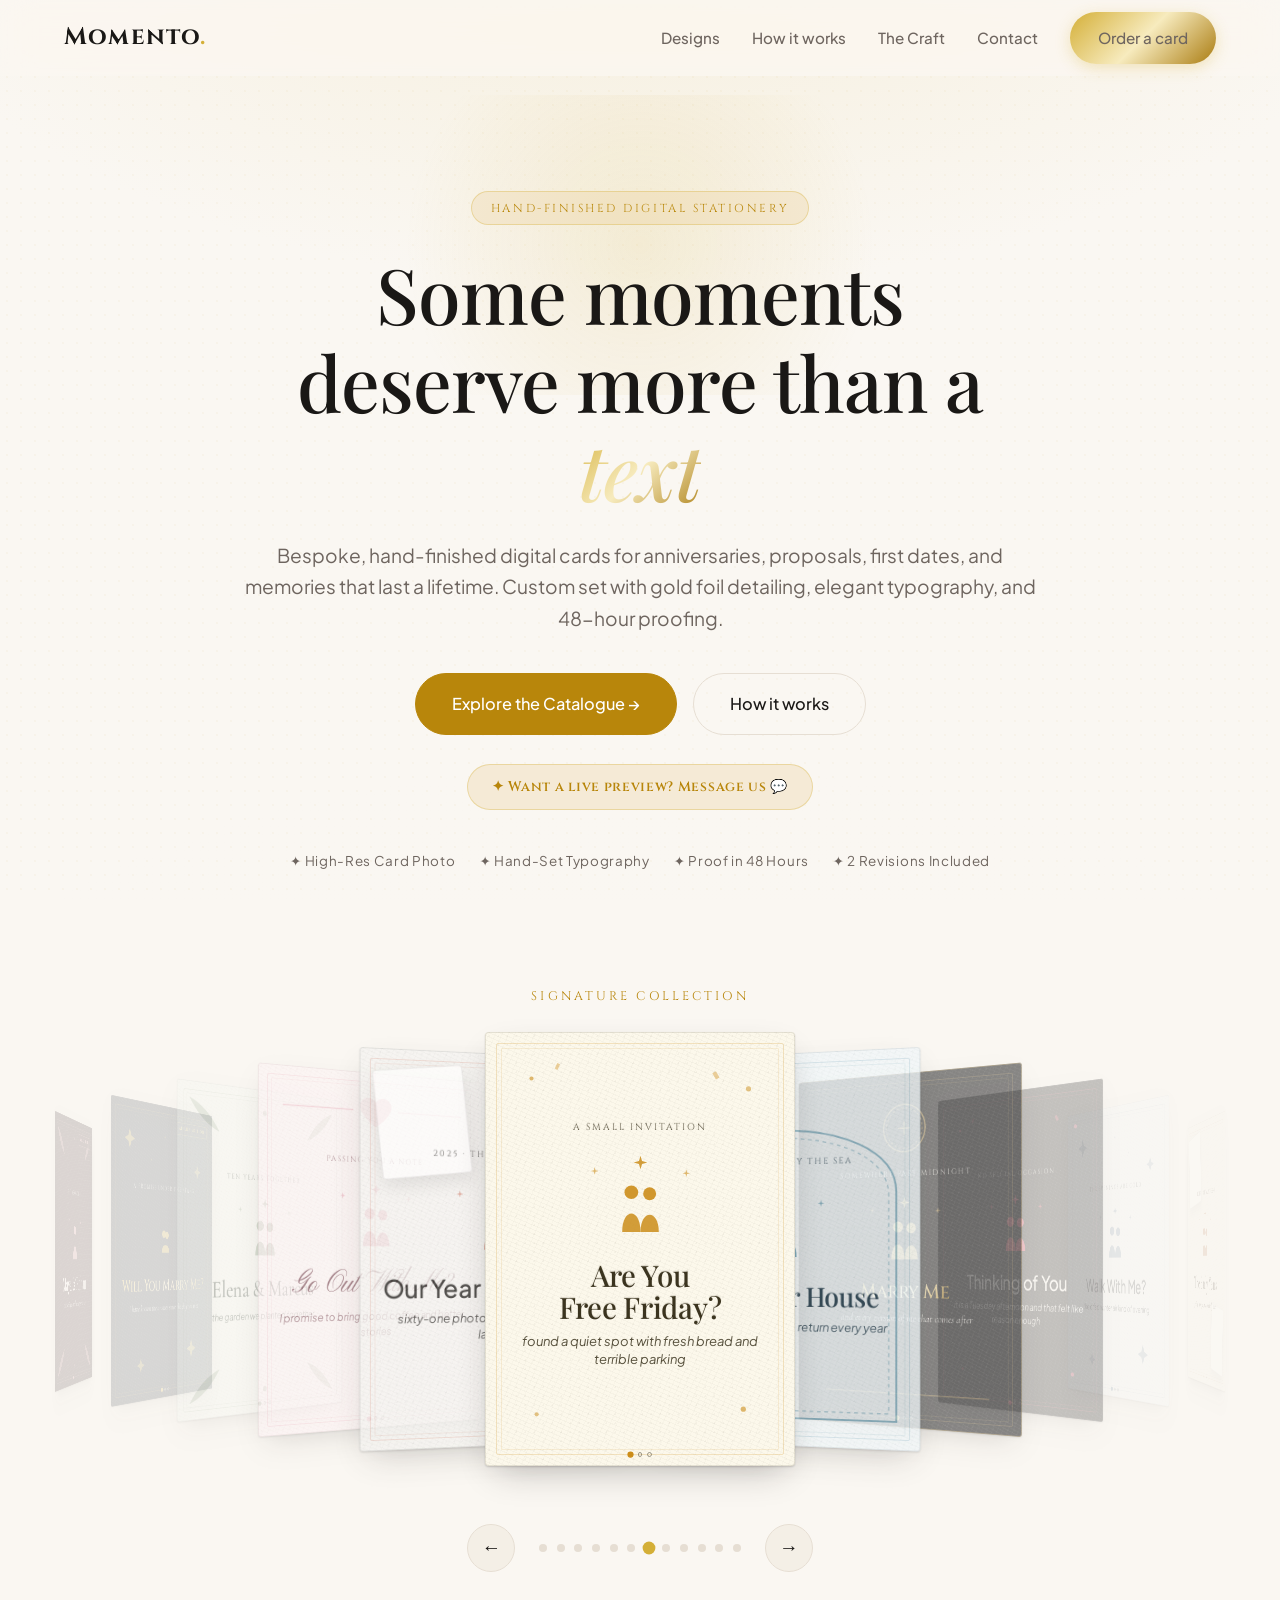
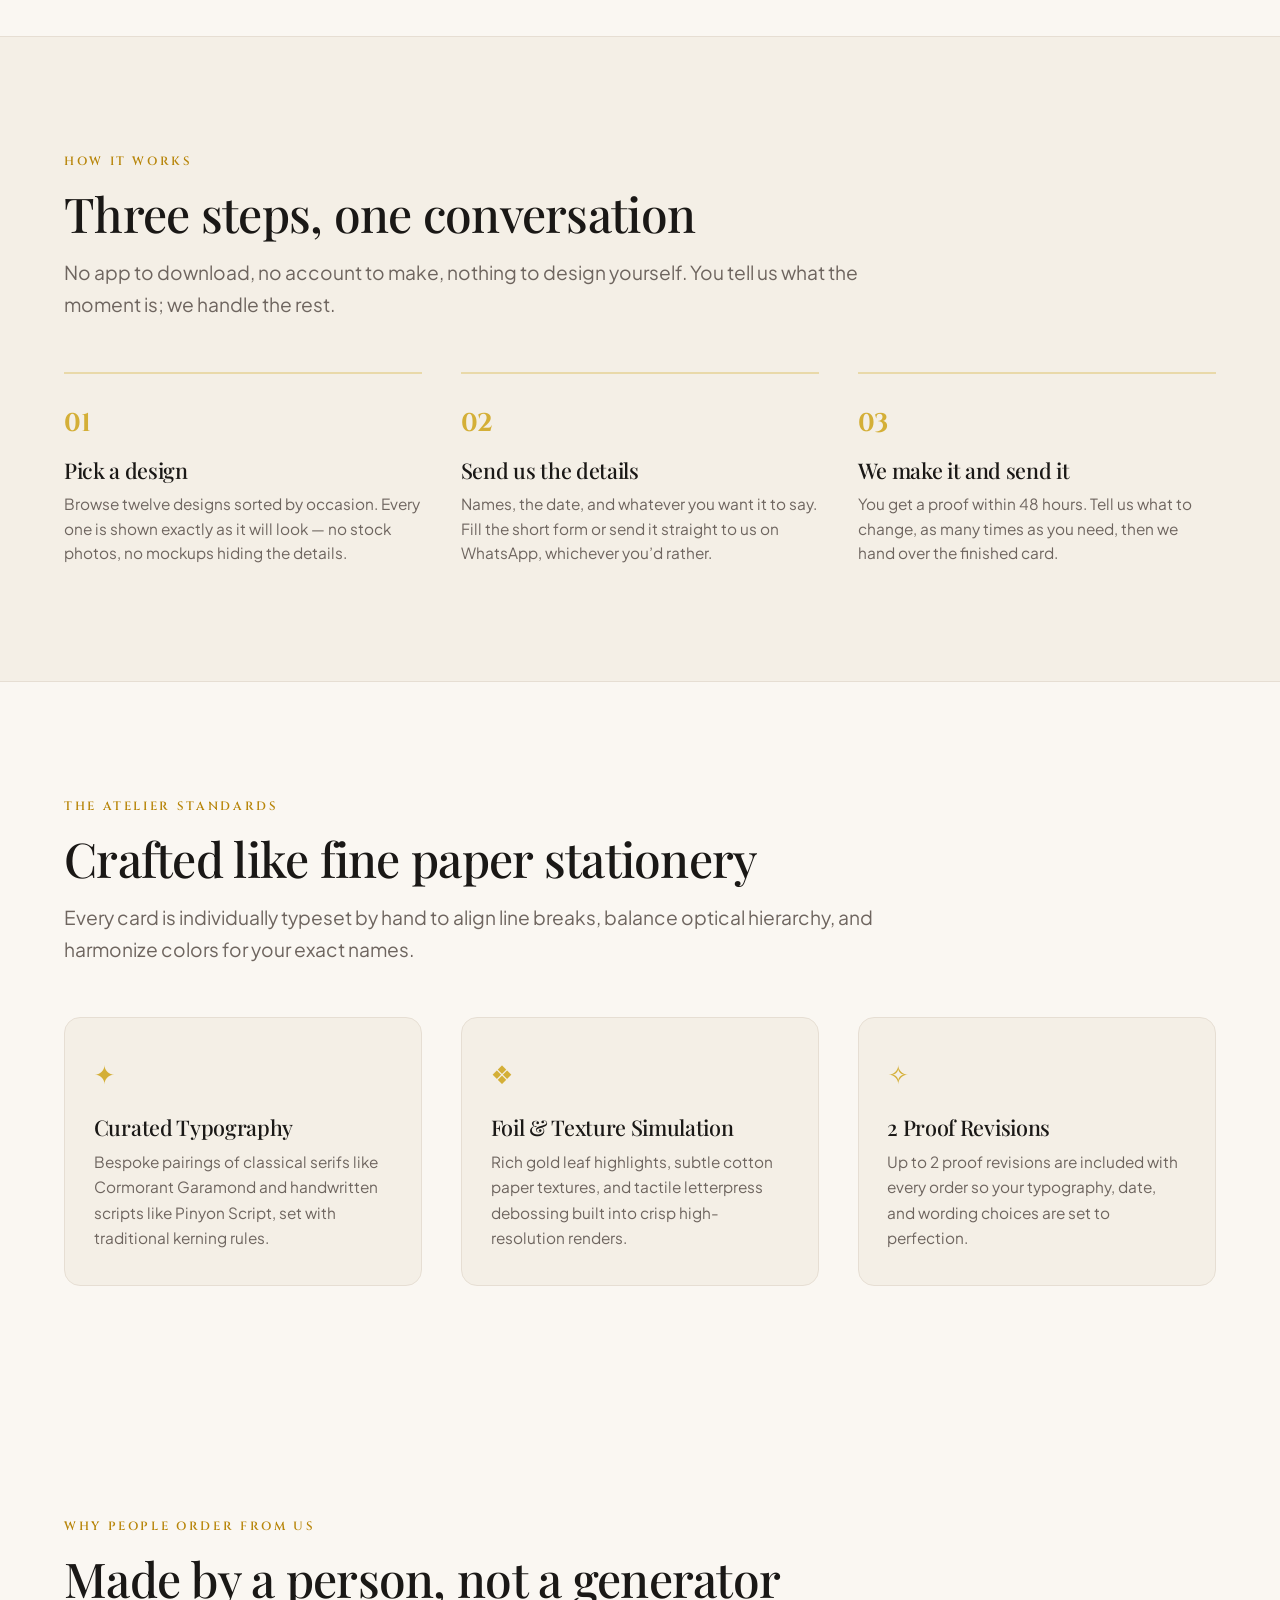
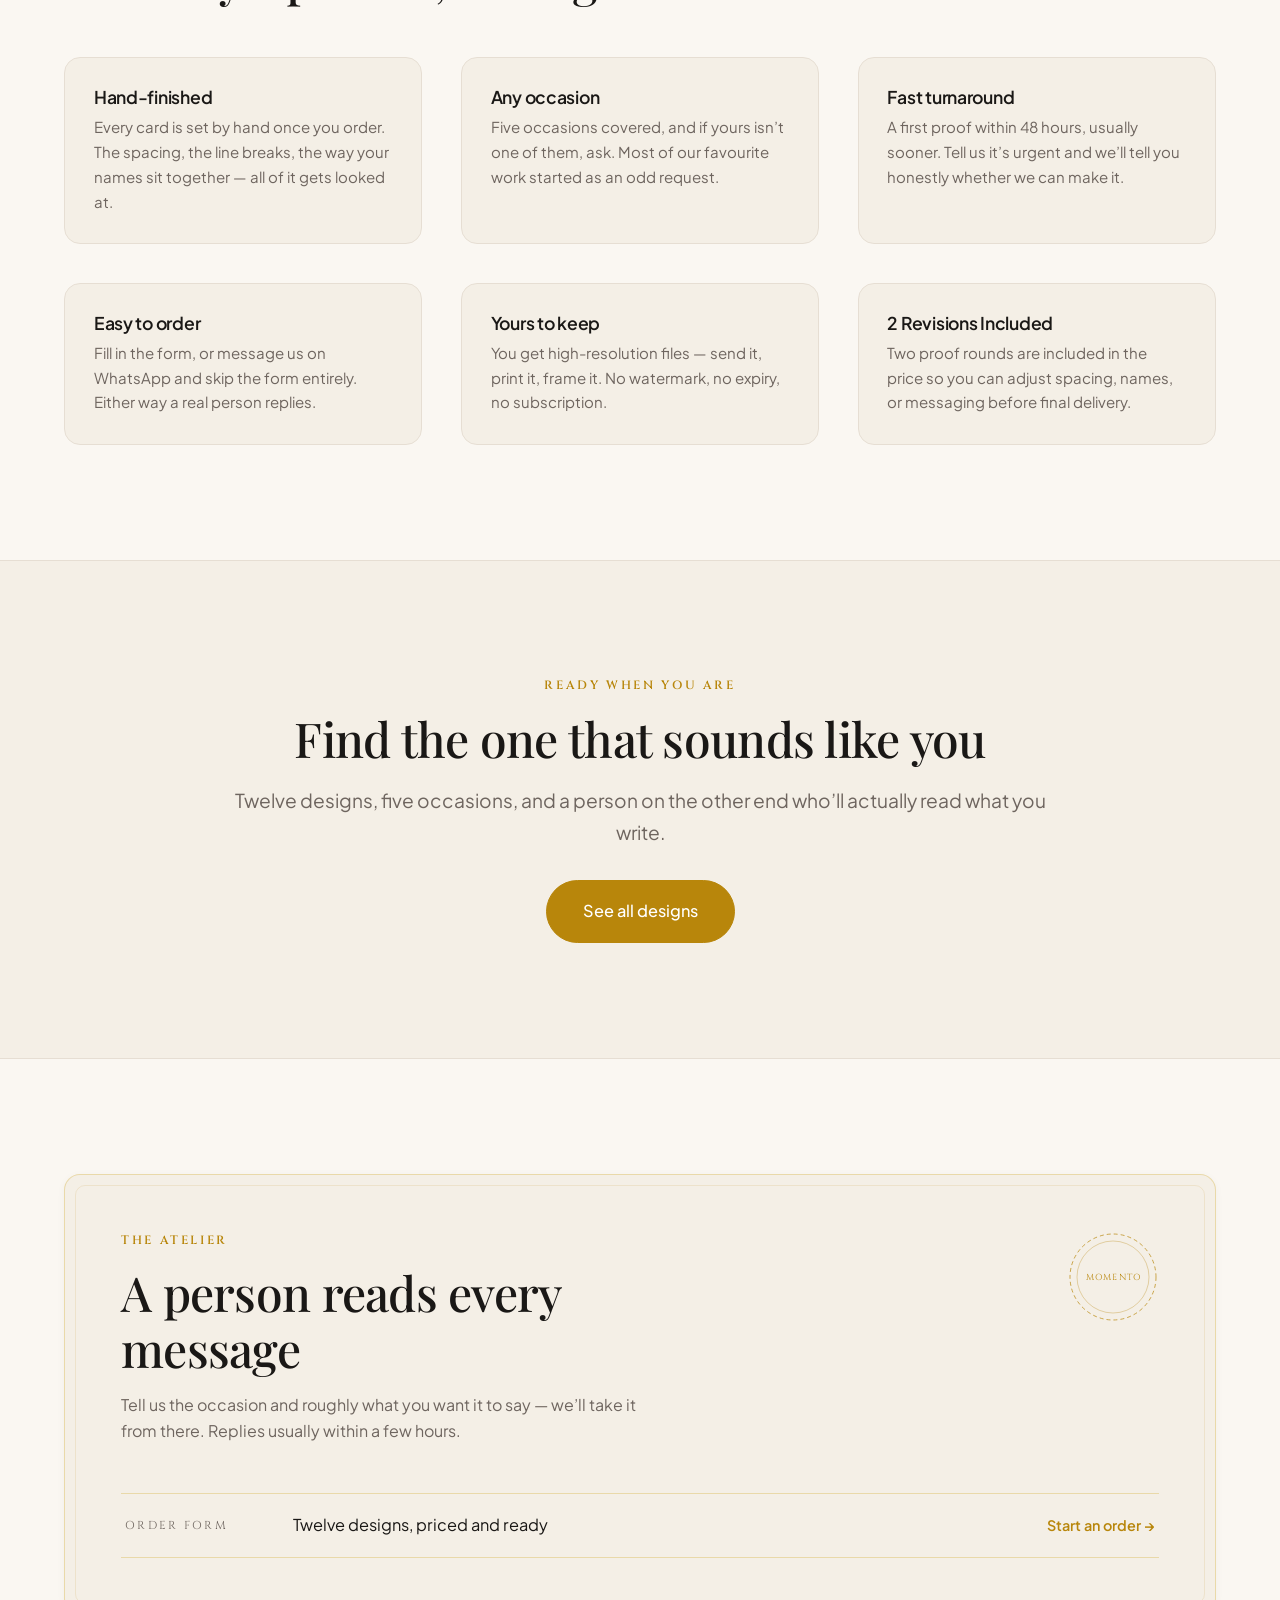
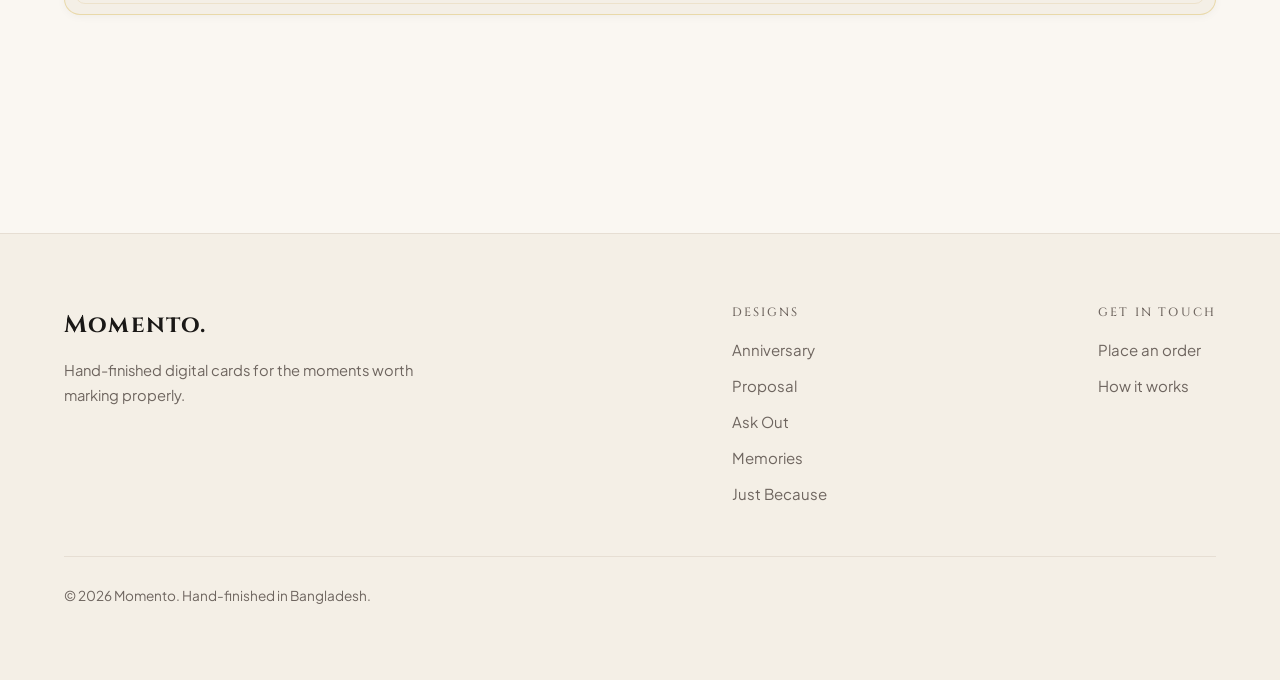
<file: index.html>
<!doctype html>
<html lang="en">
<head>
<meta charset="utf-8">
<meta name="viewport" content="width=device-width, initial-scale=1">
<title>Momento — cards for the moments that deserve more than a text</title>
<link rel="icon" href="data:image/svg+xml,<svg xmlns=%22http://www.w3.org/2000/svg%22 viewBox=%220 0 32 32%22><text y=%2224%22 font-size=%2224%22 font-family=%22Georgia,serif%22>M</text></svg>">
<meta name="description" content="A small studio making hand-finished digital cards for anniversaries, proposals, first dates and everything in between. Pick a design, tell us the details, we make it.">
<link rel="preconnect" href="https://fonts.googleapis.com">
<link rel="preconnect" href="https://fonts.gstatic.com" crossorigin>
<link href="https://fonts.googleapis.com/css2?family=Caveat:wght@500;600;700&family=Cinzel:wght@400;600;700&family=Cormorant+Garamond:ital,wght@0,400;0,600;1,400;1,600&family=DM+Serif+Display&family=Great+Vibes&family=Outfit:wght@300;400;500;600;700&family=Pinyon+Script&family=Playfair+Display:ital,wght@0,400;0,600;1,400;1,600&family=Plus+Jakarta+Sans:wght@300;400;500;600;700&display=swap" rel="stylesheet">
<link rel="stylesheet" href="styles.css">
</head>
<body>

<header class="nav">
  <div class="wrap nav-inner">
    <a class="brand" href="index.html">Momento<span class="brand-dot">.</span></a>
    <ul class="nav-links">
      <li><a href="gallery.html">Designs</a></li>
      <li><a href="#how">How it works</a></li>
      <li><a href="#craft">The Craft</a></li>
      <li><a href="#contact">Contact</a></li>
      <li><a class="btn btn-luxury" href="order.html">Order a card</a></li>
    </ul>
    <button class="nav-toggle" type="button" aria-label="Menu"></button>
  </div>
</header>

<main>

  <section class="hero wrap">
    <div class="hero-glow"></div>
    <div class="hero-badge">Hand-finished Digital Stationery</div>
    <h1>Some moments deserve more than a <em>text</em></h1>
    <p class="lede">Bespoke, hand-finished digital cards for anniversaries, proposals, first dates, and memories that last a lifetime. Custom set with gold foil detailing, elegant typography, and 48-hour proofing.</p>
    <div class="hero-actions">
      <a class="btn btn-accent btn-lg" href="gallery.html">Explore the Catalogue &rarr;</a>
      <a class="btn btn-ghost btn-lg" href="#how">How it works</a>
    </div>
    <div class="hero-live-notice">
      <a href="#live-preview" class="btn-live-contact">✦ Want a live preview? Message us 💬</a>
    </div>
    <div class="hero-trust">
      <span>✦ High-Res Card Photo</span>
      <span>✦ Hand-Set Typography</span>
      <span>✦ Proof in 48 Hours</span>
      <span>✦ 2 Revisions Included</span>
    </div>
  </section>

  <section class="coverflow wrap" aria-label="Featured designs">
    <div class="section-tag-center">Signature Collection</div>
    <div class="coverflow-track"></div>
    <div class="coverflow-nav">
      <button class="coverflow-prev" type="button" aria-label="Previous design">&larr;</button>
      <div class="coverflow-dots"></div>
      <button class="coverflow-next" type="button" aria-label="Next design">&rarr;</button>
    </div>
  </section>

  <section class="section band" id="how">
    <div class="wrap">
      <div class="section-head" data-reveal>
        <p class="eyebrow">How it works</p>
        <h2>Three steps, one conversation</h2>
        <p class="lede">No app to download, no account to make, nothing to design yourself. You tell us what the moment is; we handle the rest.</p>
      </div>
      <div class="steps" data-reveal>
        <div class="step">
          <h3>Pick a design</h3>
          <p>Browse twelve designs sorted by occasion. Every one is shown exactly as it will look &mdash; no stock photos, no mockups hiding the details.</p>
        </div>
        <div class="step">
          <h3>Send us the details</h3>
          <p>Names, the date, and whatever you want it to say. Fill the short form or send it straight to us on WhatsApp, whichever you&rsquo;d rather.</p>
        </div>
        <div class="step">
          <h3>We make it and send it</h3>
          <p>You get a proof within 48 hours. Tell us what to change, as many times as you need, then we hand over the finished card.</p>
        </div>
      </div>
    </div>
  </section>

  <section class="section wrap" id="craft">
    <div class="section-head" data-reveal>
      <p class="eyebrow">The Atelier Standards</p>
      <h2>Crafted like fine paper stationery</h2>
      <p class="lede">Every card is individually typeset by hand to align line breaks, balance optical hierarchy, and harmonize colors for your exact names.</p>
    </div>
    <div class="craft-grid" data-reveal>
      <div class="craft-card">
        <div class="craft-icon">✦</div>
        <h3>Curated Typography</h3>
        <p>Bespoke pairings of classical serifs like Cormorant Garamond and handwritten scripts like Pinyon Script, set with traditional kerning rules.</p>
      </div>
      <div class="craft-card">
        <div class="craft-icon">❖</div>
        <h3>Foil & Texture Simulation</h3>
        <p>Rich gold leaf highlights, subtle cotton paper textures, and tactile letterpress debossing built into crisp high-resolution renders.</p>
      </div>
      <div class="craft-card">
        <div class="craft-icon">✧</div>
        <h3>2 Proof Revisions</h3>
        <p>Up to 2 proof revisions are included with every order so your typography, date, and wording choices are set to perfection.</p>
      </div>
    </div>
  </section>

  <section class="section wrap">
    <div class="section-head" data-reveal>
      <p class="eyebrow">Why people order from us</p>
      <h2>Made by a person, not a generator</h2>
    </div>
    <div class="features" data-reveal>
      <div class="feature">
        <h3>Hand-finished</h3>
        <p>Every card is set by hand once you order. The spacing, the line breaks, the way your names sit together &mdash; all of it gets looked at.</p>
      </div>
      <div class="feature">
        <h3>Any occasion</h3>
        <p>Five occasions covered, and if yours isn&rsquo;t one of them, ask. Most of our favourite work started as an odd request.</p>
      </div>
      <div class="feature">
        <h3>Fast turnaround</h3>
        <p>A first proof within 48 hours, usually sooner. Tell us it&rsquo;s urgent and we&rsquo;ll tell you honestly whether we can make it.</p>
      </div>
      <div class="feature">
        <h3>Easy to order</h3>
        <p>Fill in the form, or message us on WhatsApp and skip the form entirely. Either way a real person replies.</p>
      </div>
      <div class="feature">
        <h3>Yours to keep</h3>
        <p>You get high-resolution files &mdash; send it, print it, frame it. No watermark, no expiry, no subscription.</p>
      </div>
      <div class="feature">
        <h3>2 Revisions Included</h3>
        <p>Two proof rounds are included in the price so you can adjust spacing, names, or messaging before final delivery.</p>
      </div>
    </div>
  </section>

  <section class="section band">
    <div class="wrap cta" data-reveal>
      <p class="eyebrow">Ready when you are</p>
      <h2>Find the one that sounds like you</h2>
      <p class="lede">Twelve designs, five occasions, and a person on the other end who&rsquo;ll actually read what you write.</p>
      <div class="hero-actions">
        <a class="btn btn-accent btn-lg" href="gallery.html">See all designs</a>
      </div>
    </div>
  </section>

  <section class="section wrap" id="contact">
    <div class="contact-plate" data-reveal>

      <div class="contact-head">
        <div>
          <p class="eyebrow">The Atelier</p>
          <h2>A person reads every message</h2>
          <p class="contact-reply">Tell us the occasion and roughly what you want it to say &mdash; we&rsquo;ll take it from there. Replies <span data-reply-window>usually within a few hours</span>.</p>
        </div>
        <div class="contact-seal">
          <svg viewBox="0 0 92 92" fill="none" aria-hidden="true">
            <circle cx="46" cy="46" r="43" stroke="currentColor" stroke-width="1" stroke-dasharray="4 3" opacity="0.7"/>
            <circle cx="46" cy="46" r="36" stroke="currentColor" stroke-width="0.8" opacity="0.4"/>
          </svg>
          <span>Momento</span>
        </div>
      </div>

      <ul class="contact-rows">
        <li class="contact-row contact-row-primary" data-channel="whatsapp">
          <a href="#" target="_blank" rel="noopener">
            <span class="channel-label">WhatsApp</span>
            <span class="channel-value">Message us directly</span>
            <span class="channel-action">Message us on WhatsApp</span>
          </a>
        </li>
        <li class="contact-row" data-channel="email">
          <a href="#">
            <span class="channel-label">Email</span>
            <span class="channel-value"></span>
            <span class="channel-action">Write to us &rarr;</span>
          </a>
        </li>
        <li class="contact-row" data-channel="phone">
          <a href="#">
            <span class="channel-label">Phone</span>
            <span class="channel-value"></span>
            <span class="channel-action">Call us &rarr;</span>
          </a>
        </li>
        <li class="contact-row">
          <a href="order.html">
            <span class="channel-label">Order form</span>
            <span class="channel-value">Twelve designs, priced and ready</span>
            <span class="channel-action">Start an order &rarr;</span>
          </a>
        </li>
      </ul>

      <div class="contact-social" id="live-preview">
        <p class="contact-social-lede">See a card come together &mdash; <strong>DM us for a live preview</strong></p>
        <ul class="social-links">
          <li data-social="instagram">
            <a href="#" target="_blank" rel="noopener" aria-label="Momento on Instagram">
              <svg viewBox="0 0 24 24" fill="none" stroke="currentColor" stroke-width="1.5" stroke-linecap="round" stroke-linejoin="round" aria-hidden="true">
                <rect x="3" y="3" width="18" height="18" rx="5"/>
                <circle cx="12" cy="12" r="4"/>
                <circle cx="17.2" cy="6.8" r="1" fill="currentColor" stroke="none"/>
              </svg>
            </a>
          </li>
          <li data-social="facebook">
            <a href="#" target="_blank" rel="noopener" aria-label="Momento on Facebook">
              <svg viewBox="0 0 24 24" fill="none" stroke="currentColor" stroke-width="1.5" stroke-linecap="round" stroke-linejoin="round" aria-hidden="true">
                <path d="M15 4h-2.2A3.3 3.3 0 0 0 9.5 7.3V10H7.4v3h2.1v7"/>
                <path d="M14.2 13H9.5"/>
              </svg>
            </a>
          </li>
          <li data-social="tiktok">
            <a href="#" target="_blank" rel="noopener" aria-label="Momento on TikTok">
              <svg viewBox="0 0 24 24" fill="none" stroke="currentColor" stroke-width="1.5" stroke-linecap="round" stroke-linejoin="round" aria-hidden="true">
                <path d="M13.6 3.5v11.2a3.6 3.6 0 1 1-3.6-3.6"/>
                <path d="M13.6 3.5a5 5 0 0 0 5 5"/>
              </svg>
            </a>
          </li>
        </ul>
      </div>

    </div>
  </section>

</main>

<footer class="footer">
  <div class="wrap">
    <div class="footer-inner">
      <div>
        <a class="brand" href="index.html">Momento<span>.</span></a>
        <p class="footer-note">Hand-finished digital cards for the moments worth marking properly.</p>
      </div>
      <div class="footer-col">
        <h3>Designs</h3>
        <ul>
          <li><a href="gallery.html?o=anniversary">Anniversary</a></li>
          <li><a href="gallery.html?o=proposal">Proposal</a></li>
          <li><a href="gallery.html?o=date">Ask Out</a></li>
          <li><a href="gallery.html?o=memories">Memories</a></li>
          <li><a href="gallery.html?o=justbecause">Just Because</a></li>
        </ul>
      </div>
      <div class="footer-col">
        <h3>Get in touch</h3>
        <ul>
          <li><a href="order.html">Place an order</a></li>
          <li><a data-footer-email href="#"></a></li>
          <li><a href="#how">How it works</a></li>
        </ul>
      </div>
    </div>
    <p class="footer-base">&copy; 2026 Momento. Hand-finished in Bangladesh.</p>
  </div>
</footer>

<script src="app.js"></script>
</body>
</html>
</file>
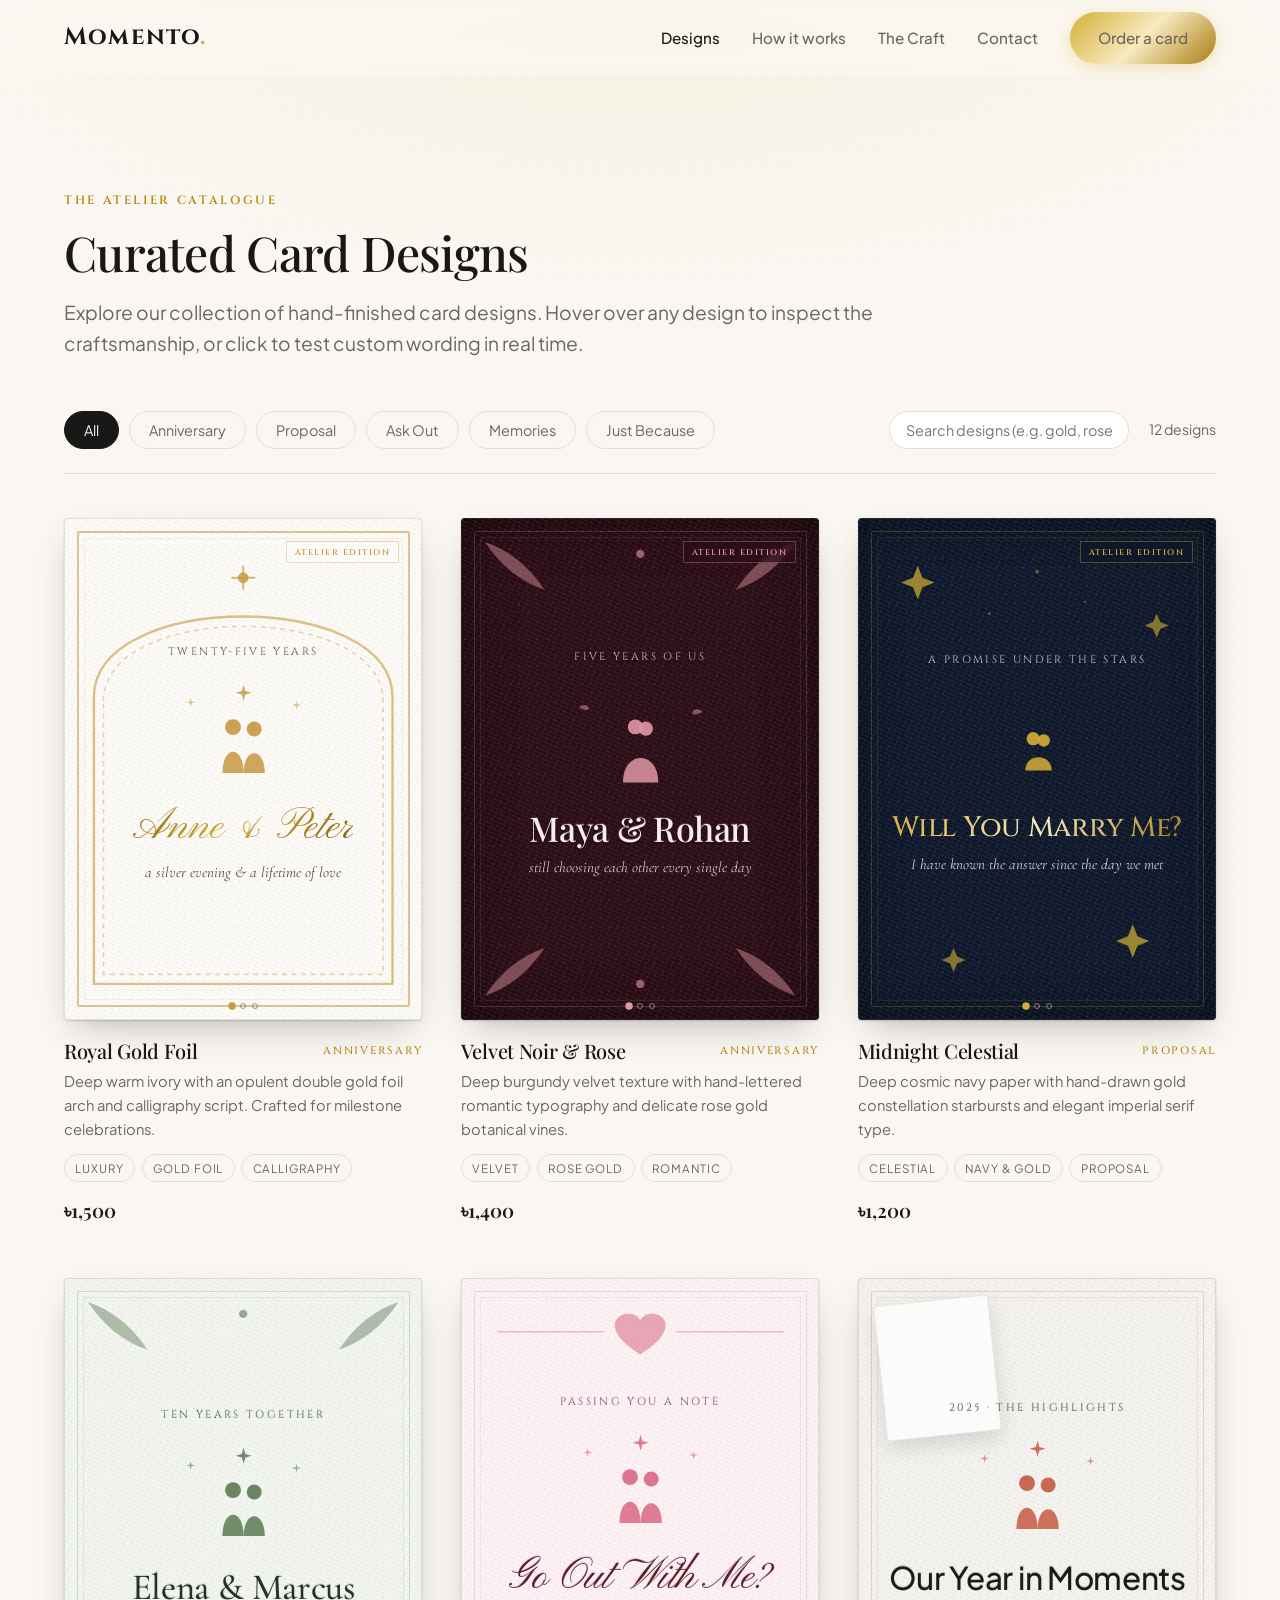
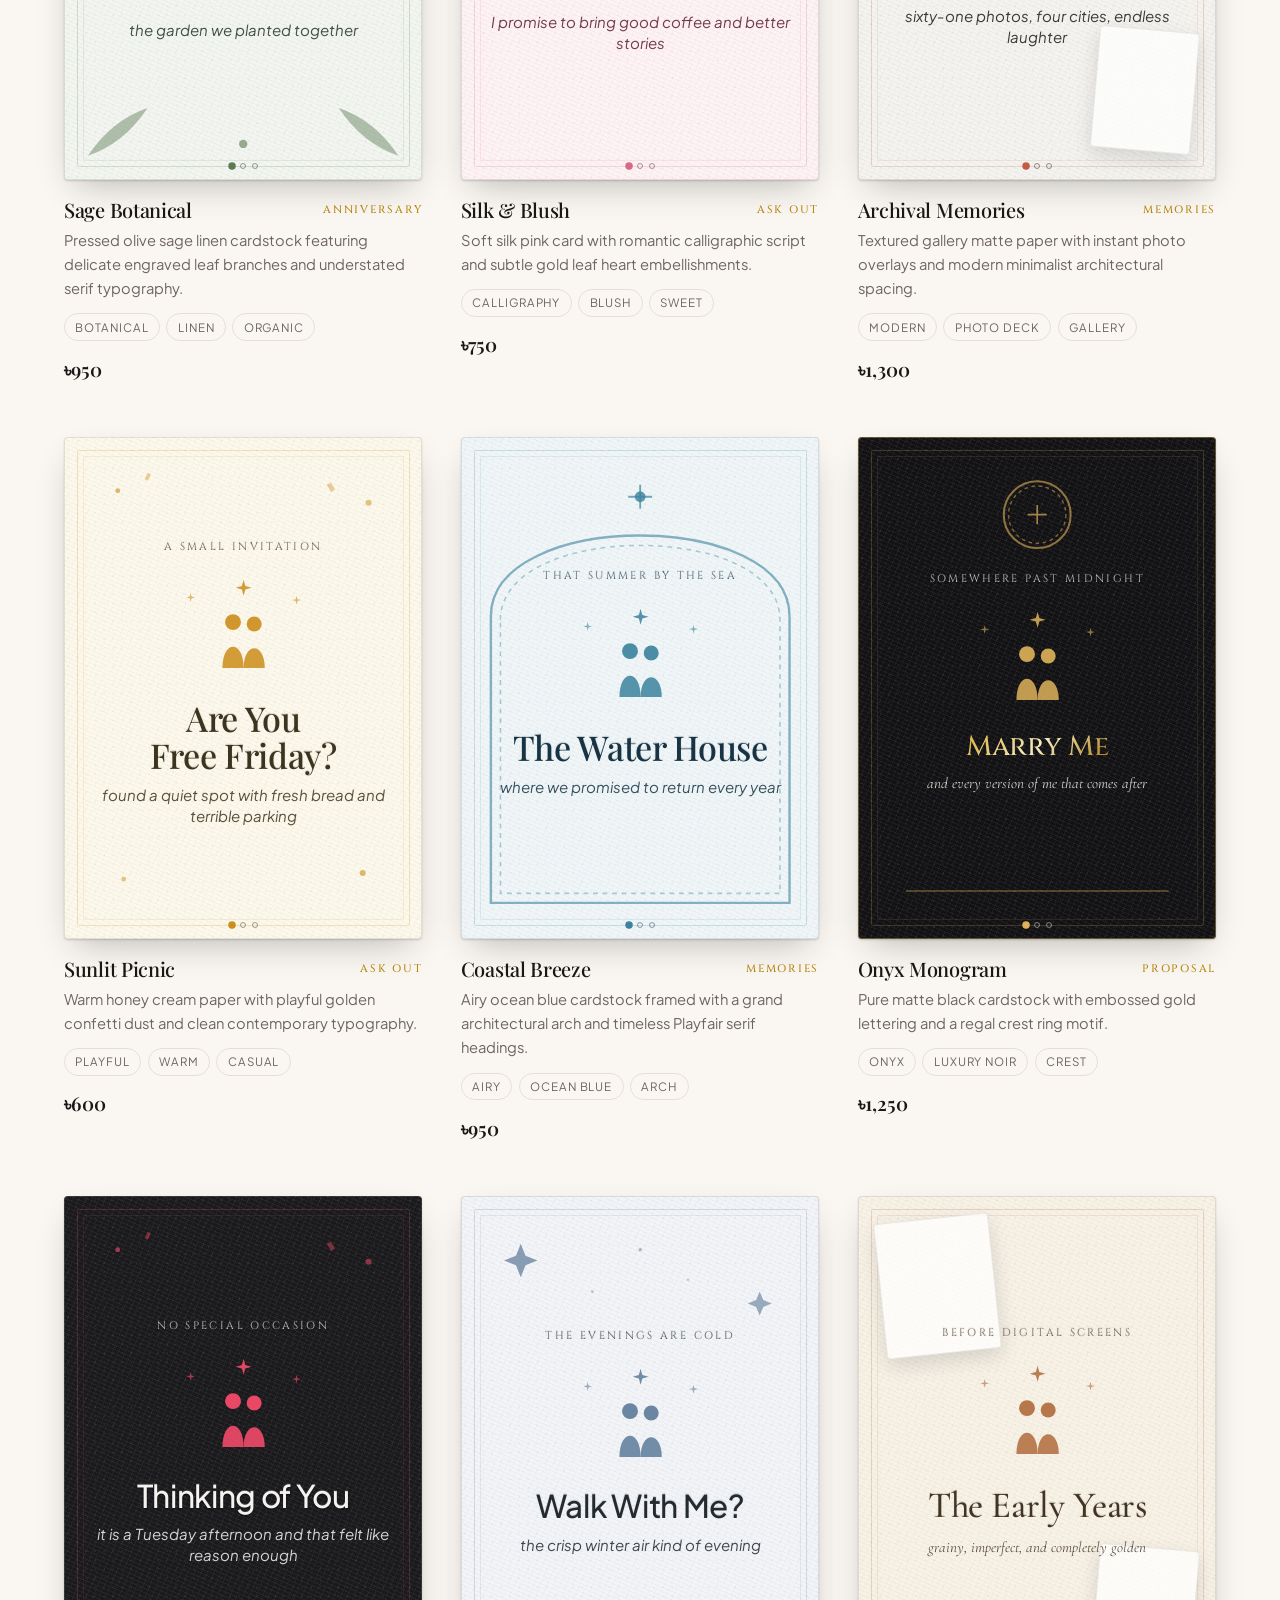
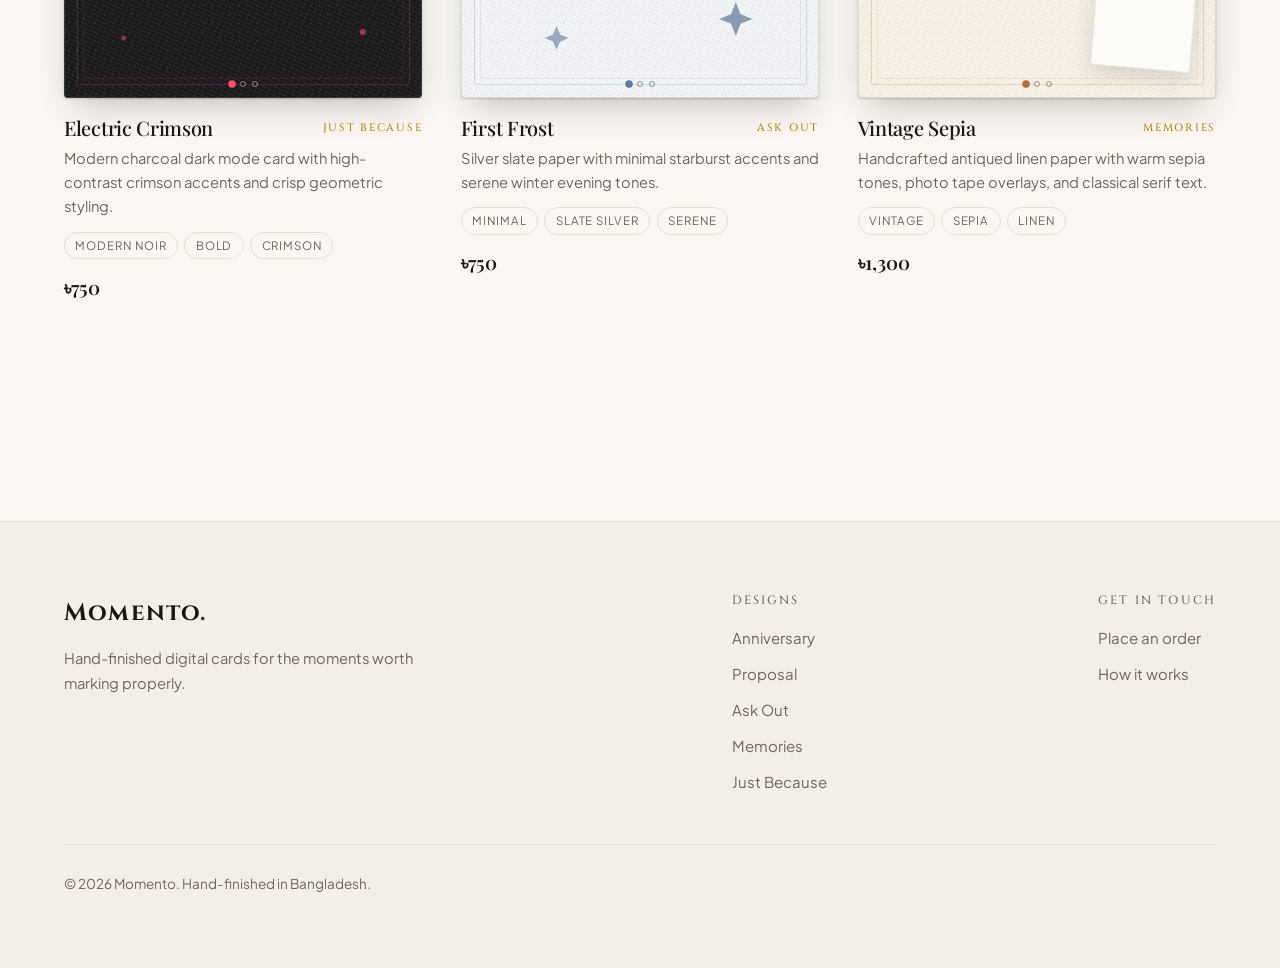
<file: gallery.html>
<!doctype html>
<html lang="en">
<head>
<meta charset="utf-8">
<meta name="viewport" content="width=device-width, initial-scale=1">
<title>Designs · Momento</title>
<link rel="icon" href="data:image/svg+xml,<svg xmlns=%22http://www.w3.org/2000/svg%22 viewBox=%220 0 32 32%22><text y=%2224%22 font-size=%2224%22 font-family=%22Georgia,serif%22>M</text></svg>">
<meta name="description" content="Twelve hand-finished card designs for anniversaries, proposals, first dates, memories and no occasion at all.">
<link rel="preconnect" href="https://fonts.googleapis.com">
<link rel="preconnect" href="https://fonts.gstatic.com" crossorigin>
<link href="https://fonts.googleapis.com/css2?family=Caveat:wght@500;600;700&family=Cinzel:wght@400;600;700&family=Cormorant+Garamond:ital,wght@0,400;0,600;1,400;1,600&family=DM+Serif+Display&family=Great+Vibes&family=Outfit:wght@300;400;500;600;700&family=Pinyon+Script&family=Playfair+Display:ital,wght@0,400;0,600;1,400;1,600&family=Plus+Jakarta+Sans:wght@300;400;500;600;700&display=swap" rel="stylesheet">
<link rel="stylesheet" href="styles.css">
</head>
<body>

<header class="nav">
  <div class="wrap nav-inner">
    <a class="brand" href="index.html">Momento<span class="brand-dot">.</span></a>
    <ul class="nav-links">
      <li><a href="gallery.html" aria-current="page">Designs</a></li>
      <li><a href="index.html#how">How it works</a></li>
      <li><a href="index.html#craft">The Craft</a></li>
      <li><a href="index.html#contact">Contact</a></li>
      <li><a class="btn btn-luxury" href="order.html">Order a card</a></li>
    </ul>
    <button class="nav-toggle" type="button" aria-label="Menu"></button>
  </div>
</header>

<main class="section wrap">

  <div class="section-head">
    <p class="eyebrow">The Atelier Catalogue</p>
    <h2>Curated Card Designs</h2>
    <p class="lede">Explore our collection of hand-finished card designs. Hover over any design to inspect the craftsmanship, or click to test custom wording in real time.</p>
  </div>

  <section class="gallery">
    <div class="gallery-bar">
      <div class="gallery-filters"></div>
      <div class="gallery-search-wrap">
        <input type="text" class="gallery-search" placeholder="Search designs (e.g. gold, rose, vintage)..." aria-label="Search designs">
      </div>
      <p class="gallery-count"></p>
    </div>
    <div class="gallery-grid"></div>
  </section>

</main>

<footer class="footer">
  <div class="wrap">
    <div class="footer-inner">
      <div>
        <a class="brand" href="index.html">Momento<span>.</span></a>
        <p class="footer-note">Hand-finished digital cards for the moments worth marking properly.</p>
      </div>
      <div class="footer-col">
        <h3>Designs</h3>
        <ul>
          <li><a href="gallery.html?o=anniversary">Anniversary</a></li>
          <li><a href="gallery.html?o=proposal">Proposal</a></li>
          <li><a href="gallery.html?o=date">Ask Out</a></li>
          <li><a href="gallery.html?o=memories">Memories</a></li>
          <li><a href="gallery.html?o=justbecause">Just Because</a></li>
        </ul>
      </div>
      <div class="footer-col">
        <h3>Get in touch</h3>
        <ul>
          <li><a href="order.html">Place an order</a></li>
          <li><a data-footer-email href="#"></a></li>
          <li><a href="index.html#how">How it works</a></li>
        </ul>
      </div>
    </div>
    <p class="footer-base">&copy; 2026 Momento. Hand-finished in Bangladesh.</p>
  </div>
</footer>

<script src="app.js"></script>
</body>
</html>
</file>
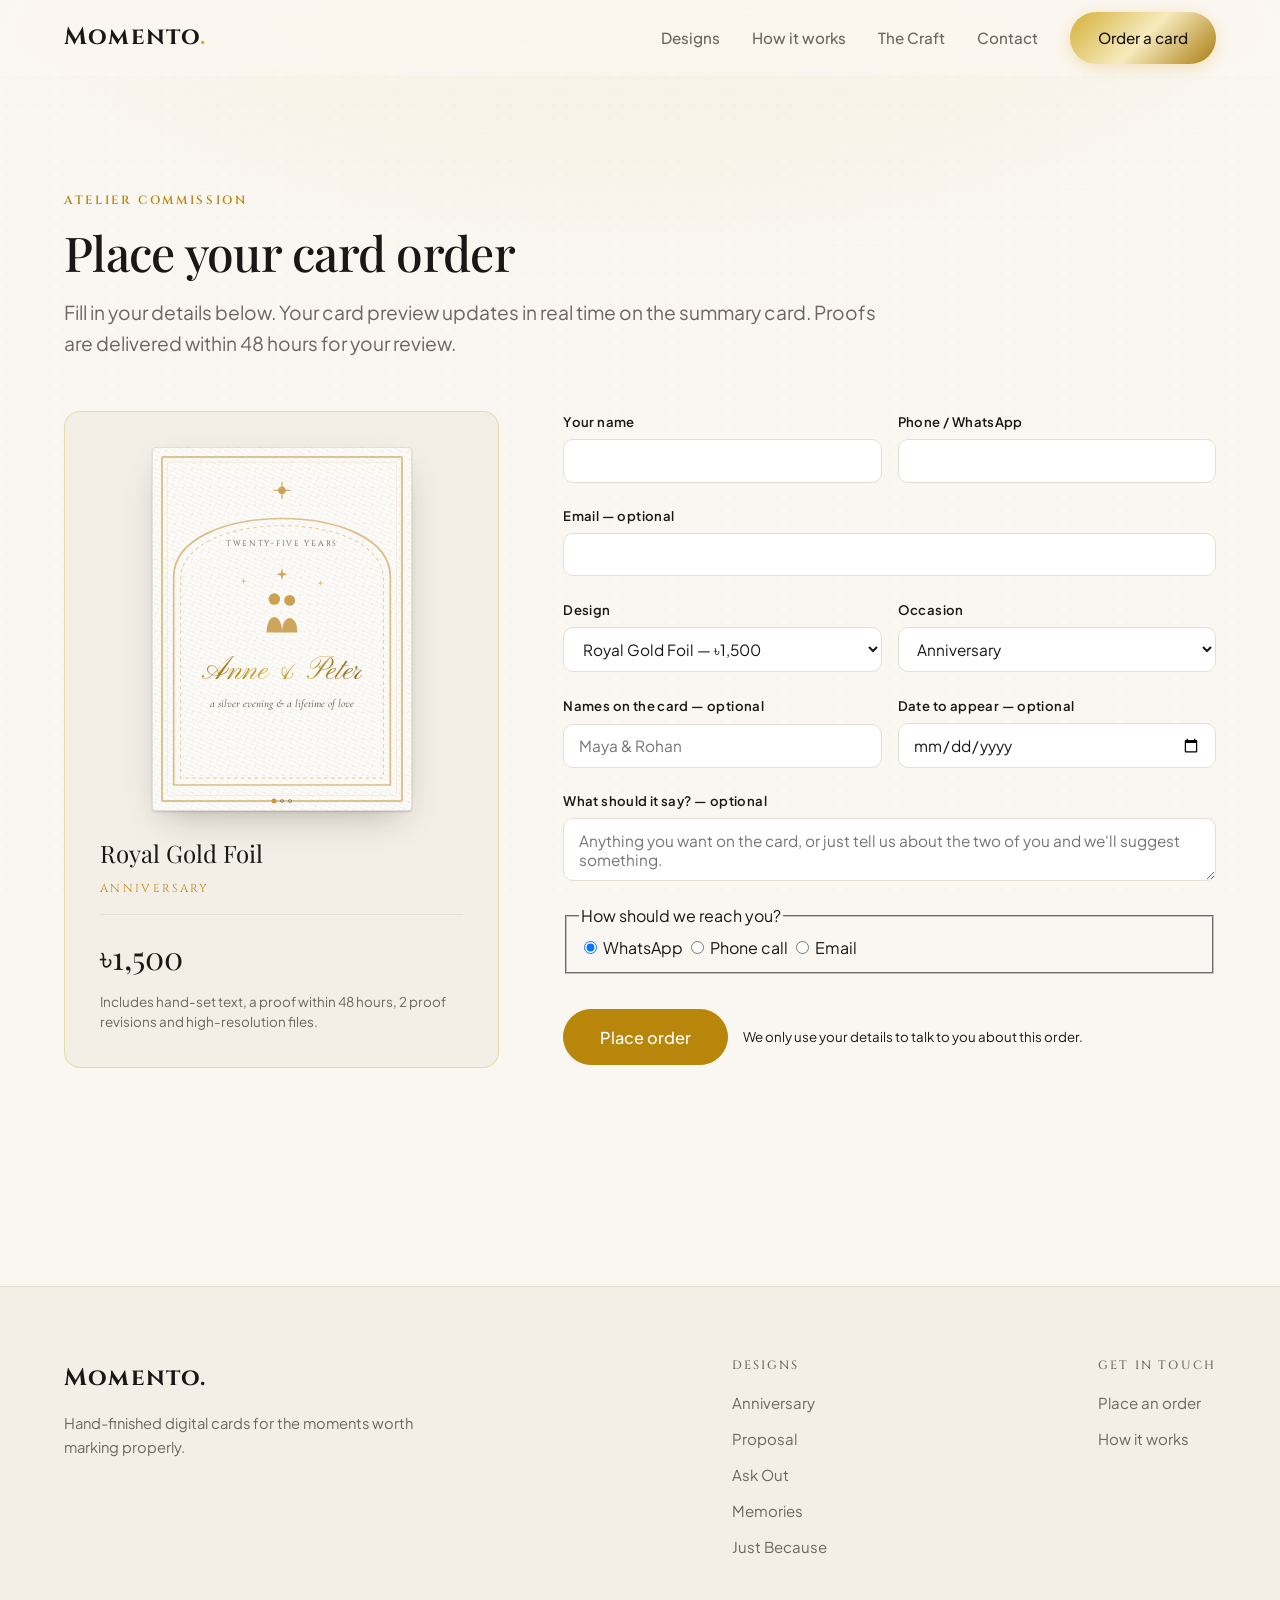
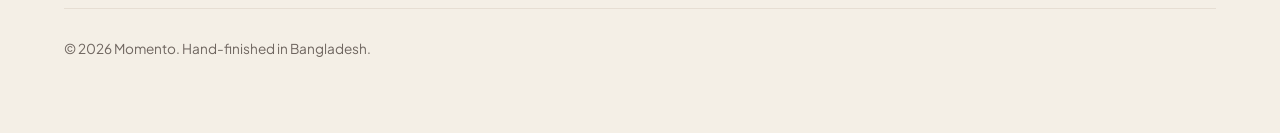
<file: order.html>
<!doctype html>
<html lang="en">
<head>
<meta charset="utf-8">
<meta name="viewport" content="width=device-width, initial-scale=1">
<title>Place your order · Momento</title>
<link rel="icon" href="data:image/svg+xml,<svg xmlns=%22http://www.w3.org/2000/svg%22 viewBox=%220 0 32 32%22><text y=%2224%22 font-size=%2224%22 font-family=%22Georgia,serif%22>M</text></svg>">
<meta name="description" content="Tell us which design you'd like and what it should say. We'll get back to you within a day.">
<link rel="preconnect" href="https://fonts.googleapis.com">
<link rel="preconnect" href="https://fonts.gstatic.com" crossorigin>
<link href="https://fonts.googleapis.com/css2?family=Caveat:wght@500;600;700&family=Cinzel:wght@400;600;700&family=Cormorant+Garamond:ital,wght@0,400;0,600;1,400;1,600&family=DM+Serif+Display&family=Great+Vibes&family=Outfit:wght@300;400;500;600;700&family=Pinyon+Script&family=Playfair+Display:ital,wght@0,400;0,600;1,400;1,600&family=Plus+Jakarta+Sans:wght@300;400;500;600;700&display=swap" rel="stylesheet">
<link rel="stylesheet" href="styles.css">
</head>
<body>

<header class="nav">
  <div class="wrap nav-inner">
    <a class="brand" href="index.html">Momento<span class="brand-dot">.</span></a>
    <ul class="nav-links">
      <li><a href="gallery.html">Designs</a></li>
      <li><a href="index.html#how">How it works</a></li>
      <li><a href="index.html#craft">The Craft</a></li>
      <li><a href="index.html#contact">Contact</a></li>
      <li><a class="btn btn-luxury" href="order.html" aria-current="page">Order a card</a></li>
    </ul>
    <button class="nav-toggle" type="button" aria-label="Menu"></button>
  </div>
</header>

<main class="section wrap order">

  <div class="section-head">
    <p class="eyebrow">Atelier Commission</p>
    <h2>Place your card order</h2>
    <p class="lede">Fill in your details below. Your card preview updates in real time on the summary card. Proofs are delivered within 48 hours for your review.</p>
  </div>

  <div class="order-layout">

    <aside class="order-summary">
      <div class="order-card"></div>
      <p class="order-name"></p>
      <p class="order-occasion"></p>
      <p class="order-price"></p>
      <small>Includes hand-set text, a proof within 48 hours, 2 proof revisions and high-resolution files.</small>
    </aside>

    <div>
      <form class="order-form">

        <div class="field-row">
          <div class="field">
            <label for="f-name">Your name</label>
            <input id="f-name" name="name" type="text" autocomplete="name" required>
          </div>
          <div class="field">
            <label for="f-phone">Phone / WhatsApp</label>
            <input id="f-phone" name="phone" type="tel" autocomplete="tel" required>
          </div>
        </div>

        <div class="field">
          <label for="f-email">Email <span>&mdash; optional</span></label>
          <input id="f-email" name="email" type="email" autocomplete="email">
        </div>

        <div class="field-row">
          <div class="field">
            <label for="f-design">Design</label>
            <select id="f-design" name="design" required></select>
          </div>
          <div class="field">
            <label for="f-occasion">Occasion</label>
            <select id="f-occasion" name="occasion" required></select>
          </div>
        </div>

        <div class="field-row">
          <div class="field">
            <label for="f-names">Names on the card <span>&mdash; optional</span></label>
            <input id="f-names" name="names" type="text" placeholder="Maya &amp; Rohan">
          </div>
          <div class="field">
            <label for="f-date">Date to appear <span>&mdash; optional</span></label>
            <input id="f-date" name="date" type="date">
          </div>
        </div>

        <div class="field">
          <label for="f-message">What should it say? <span>&mdash; optional</span></label>
          <textarea id="f-message" name="message" placeholder="Anything you want on the card, or just tell us about the two of you and we'll suggest something."></textarea>
        </div>

        <fieldset class="fieldset">
          <legend>How should we reach you?</legend>
          <div class="radios">
            <label><input type="radio" name="contact" value="WhatsApp" checked> WhatsApp</label>
            <label><input type="radio" name="contact" value="Phone call"> Phone call</label>
            <label><input type="radio" name="contact" value="Email"> Email</label>
          </div>
        </fieldset>

        <div class="order-actions">
          <button class="btn btn-accent btn-lg" type="submit">Place order</button>
          <button class="btn btn-wa btn-lg order-wa" type="button">Order on WhatsApp</button>
          <small>We only use your details to talk to you about this order.</small>
        </div>

      </form>

      <div class="order-error" hidden>
        That didn&rsquo;t send &mdash; something went wrong on the way. Try again, or message us on WhatsApp instead.
      </div>

      <div class="order-done" hidden>
        <h2>Order received</h2>
        <p>Thank you. We&rsquo;ll be in touch within a day with your first proof.</p>
      </div>
    </div>

  </div>

</main>

<footer class="footer">
  <div class="wrap">
    <div class="footer-inner">
      <div>
        <a class="brand" href="index.html">Momento<span>.</span></a>
        <p class="footer-note">Hand-finished digital cards for the moments worth marking properly.</p>
      </div>
      <div class="footer-col">
        <h3>Designs</h3>
        <ul>
          <li><a href="gallery.html?o=anniversary">Anniversary</a></li>
          <li><a href="gallery.html?o=proposal">Proposal</a></li>
          <li><a href="gallery.html?o=date">Ask Out</a></li>
          <li><a href="gallery.html?o=memories">Memories</a></li>
          <li><a href="gallery.html?o=justbecause">Just Because</a></li>
        </ul>
      </div>
      <div class="footer-col">
        <h3>Get in touch</h3>
        <ul>
          <li><a href="order.html">Place an order</a></li>
          <li><a data-footer-email href="#"></a></li>
          <li><a href="index.html#how">How it works</a></li>
        </ul>
      </div>
    </div>
    <p class="footer-base">&copy; 2026 Momento. Hand-finished in Bangladesh.</p>
  </div>
</footer>

<script src="app.js"></script>
</body>
</html>
</file>
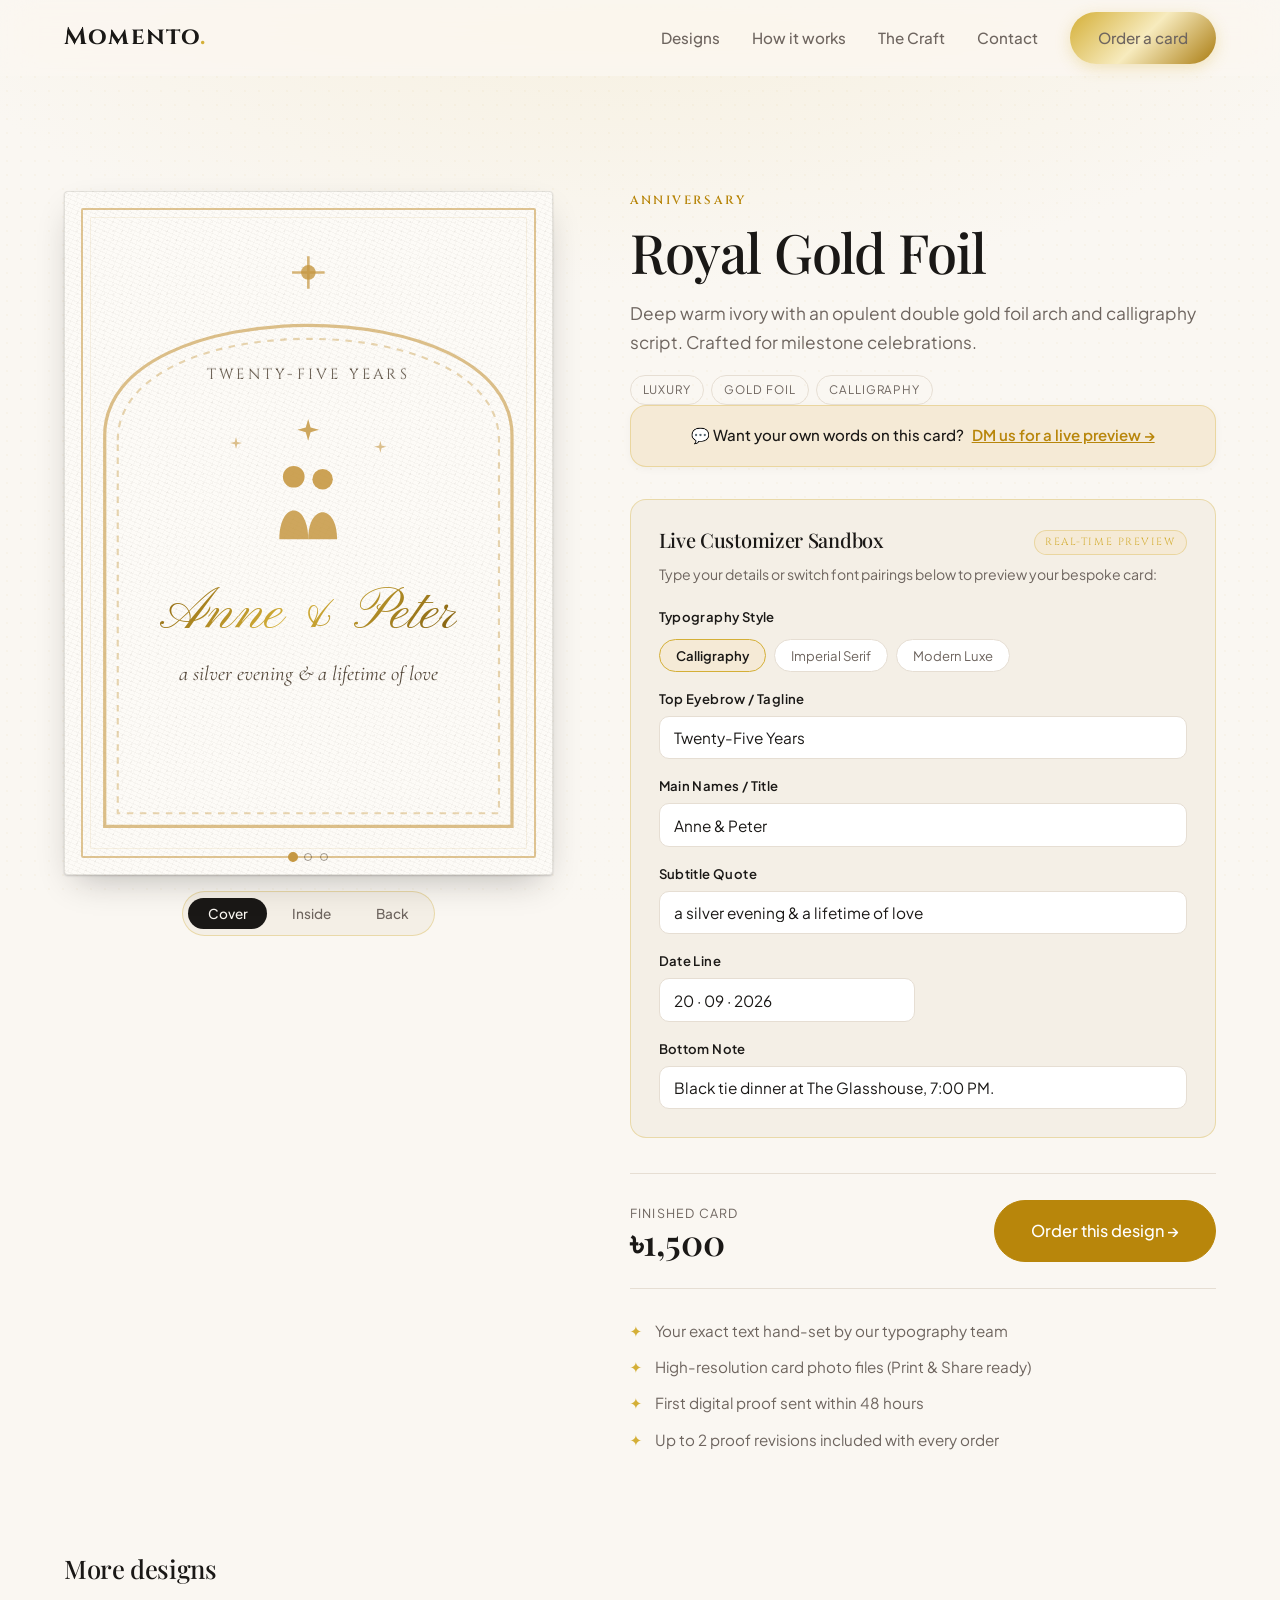
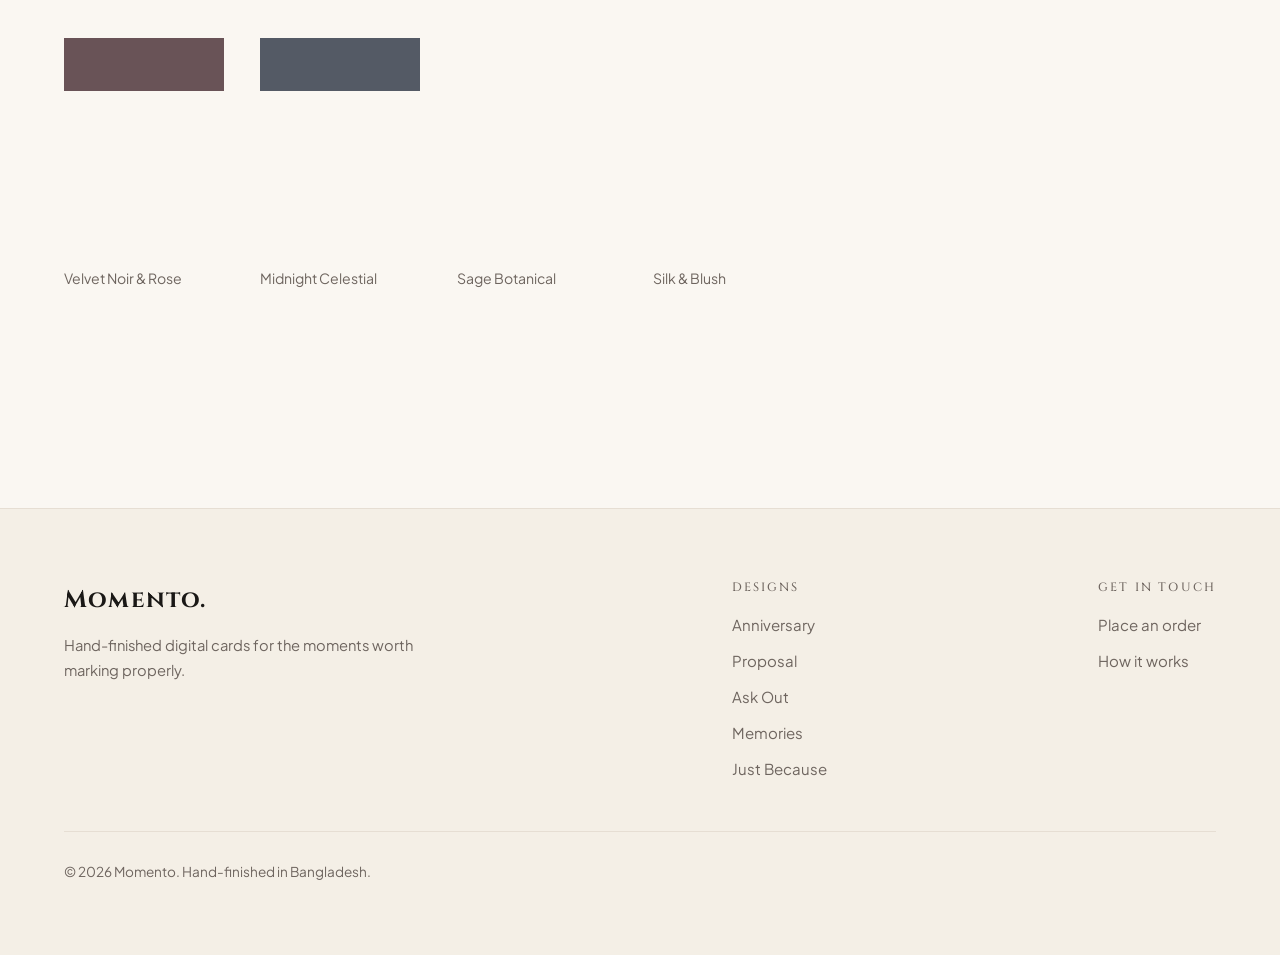
<file: preview.html>
<!doctype html>
<html lang="en">
<head>
<meta charset="utf-8">
<meta name="viewport" content="width=device-width, initial-scale=1">
<title>Design · Momento</title>
<link rel="icon" href="data:image/svg+xml,<svg xmlns=%22http://www.w3.org/2000/svg%22 viewBox=%220 0 32 32%22><text y=%2224%22 font-size=%2224%22 font-family=%22Georgia,serif%22>M</text></svg>">
<meta name="description" content="A closer look at one Momento card design, with what's included and what it costs.">
<link rel="preconnect" href="https://fonts.googleapis.com">
<link rel="preconnect" href="https://fonts.gstatic.com" crossorigin>
<link href="https://fonts.googleapis.com/css2?family=Caveat:wght@500;600;700&family=Cinzel:wght@400;600;700&family=Cormorant+Garamond:ital,wght@0,400;0,600;1,400;1,600&family=DM+Serif+Display&family=Great+Vibes&family=Outfit:wght@300;400;500;600;700&family=Pinyon+Script&family=Playfair+Display:ital,wght@0,400;0,600;1,400;1,600&family=Plus+Jakarta+Sans:wght@300;400;500;600;700&display=swap" rel="stylesheet">
<link rel="stylesheet" href="styles.css">
</head>
<body>

<header class="nav">
  <div class="wrap nav-inner">
    <a class="brand" href="index.html">Momento<span class="brand-dot">.</span></a>
    <ul class="nav-links">
      <li><a href="gallery.html">Designs</a></li>
      <li><a href="index.html#how">How it works</a></li>
      <li><a href="index.html#craft">The Craft</a></li>
      <li><a href="index.html#contact">Contact</a></li>
      <li><a class="btn btn-luxury" href="order.html">Order a card</a></li>
    </ul>
    <button class="nav-toggle" type="button" aria-label="Menu"></button>
  </div>
</header>

<main class="section wrap preview">

  <div class="preview-layout">

    <div class="preview-stage-wrap">
      <div class="preview-stage"></div>
      <div class="card-page-tabs" aria-label="Card story pages">
        <button type="button" class="btn-card-page is-active" data-page="0">Cover</button>
        <button type="button" class="btn-card-page" data-page="1">Inside</button>
        <button type="button" class="btn-card-page" data-page="2">Back</button>
      </div>
    </div>

    <div class="preview-details">
      <p class="preview-occasion"></p>
      <h1 class="preview-name"></h1>
      <p class="preview-desc"></p>
      <ul class="preview-tags"></ul>

      <div class="preview-contact-banner">
        <span>💬 Want your own words on this card? <a href="index.html#live-preview">DM us for a live preview &rarr;</a></span>
      </div>

      <div class="customizer-box">
        <div class="customizer-head">
          <h3>Live Customizer Sandbox</h3>
          <span class="customizer-badge">Real-time Preview</span>
        </div>
        <p class="customizer-sub">Type your details or switch font pairings below to preview your bespoke card:</p>
        
        <div class="customizer-fields">
          <div class="field">
            <label>Typography Style</label>
            <div class="font-pairs-select">
              <button type="button" class="btn-font-option is-active" data-font-display="'Pinyon Script', cursive" data-font-body="'Cormorant Garamond', serif">Calligraphy</button>
              <button type="button" class="btn-font-option" data-font-display="'Cinzel', serif" data-font-body="'Cormorant Garamond', serif">Imperial Serif</button>
              <button type="button" class="btn-font-option" data-font-display="'Playfair Display', serif" data-font-body="'Plus Jakarta Sans', sans-serif">Modern Luxe</button>
            </div>
          </div>

          <div class="field">
            <label for="c-eyebrow">Top Eyebrow / Tagline</label>
            <input type="text" id="c-eyebrow" placeholder="Five years of us">
          </div>
          <div class="field">
            <label for="c-title">Main Names / Title</label>
            <input type="text" id="c-title" placeholder="Maya & Rohan">
          </div>
          <div class="field">
            <label for="c-sub">Subtitle Quote</label>
            <input type="text" id="c-sub" placeholder="still choosing each other">
          </div>
          <div class="field-row">
            <div class="field">
              <label for="c-date">Date Line</label>
              <input type="text" id="c-date" placeholder="14 · 02 · 2026">
            </div>
          </div>
          <div class="field">
            <label for="c-note">Bottom Note</label>
            <input type="text" id="c-note" placeholder="Dinner at the place we had our first, 8pm.">
          </div>
        </div>
      </div>

      <div class="preview-buy">
        <div class="preview-price-group">
          <span class="preview-price-label">Finished Card</span>
          <p class="preview-price"></p>
        </div>
        <a class="btn btn-accent btn-lg preview-order" href="order.html">Order this design &rarr;</a>
      </div>

      <ul class="preview-included">
        <li>Your exact text hand-set by our typography team</li>
        <li>High-resolution card photo files (Print & Share ready)</li>
        <li>First digital proof sent within 48 hours</li>
        <li>Up to 2 proof revisions included with every order</li>
      </ul>
    </div>

  </div>

  <section class="preview-more">
    <h2>More designs</h2>
    <div class="preview-more-grid"></div>
  </section>

</main>

<footer class="footer">
  <div class="wrap">
    <div class="footer-inner">
      <div>
        <a class="brand" href="index.html">Momento<span>.</span></a>
        <p class="footer-note">Hand-finished digital cards for the moments worth marking properly.</p>
      </div>
      <div class="footer-col">
        <h3>Designs</h3>
        <ul>
          <li><a href="gallery.html?o=anniversary">Anniversary</a></li>
          <li><a href="gallery.html?o=proposal">Proposal</a></li>
          <li><a href="gallery.html?o=date">Ask Out</a></li>
          <li><a href="gallery.html?o=memories">Memories</a></li>
          <li><a href="gallery.html?o=justbecause">Just Because</a></li>
        </ul>
      </div>
      <div class="footer-col">
        <h3>Get in touch</h3>
        <ul>
          <li><a href="order.html">Place an order</a></li>
          <li><a data-footer-email href="#"></a></li>
          <li><a href="index.html#how">How it works</a></li>
        </ul>
      </div>
    </div>
    <p class="footer-base">&copy; 2026 Momento. Hand-finished in Bangladesh.</p>
  </div>
</footer>

<script src="app.js"></script>
</body>
</html>
</file>
<file: styles.css>
/* ==========================================================================
   Momento — Luxury Atelier Design System & Stylesheet
   ========================================================================== */

/* ---------- Design Tokens ---------- */
:root {
  --bg: #faf7f2;
  --bg-subtle: #f4efe6;
  --bg-dark: #121110;
  --ink: #1a1816;
  --muted: #6e655f;
  --line: #e6ded3;
  --line-gold: rgba(212, 175, 55, 0.35);
  
  --accent: #b8860b;
  --accent-gold: #d4af37;
  --accent-gold-gradient: linear-gradient(135deg, #d4af37 0%, #f7ebbe 50%, #aa7c11 100%);
  --accent-soft: #f5ead6;
  
  --radius-sm: 8px;
  --radius: 16px;
  --radius-pill: 999px;
  
  --shadow-sm: 0 2px 8px rgba(26, 24, 22, 0.04);
  --shadow-card: 0 10px 30px -10px rgba(26, 24, 22, 0.15), 0 2px 6px rgba(26, 24, 22, 0.05);
  --shadow-lift: 0 22px 45px -15px rgba(26, 24, 22, 0.28), 0 0 25px rgba(212, 175, 55, 0.15);
  
  --pad: clamp(1.25rem, 5vw, 4rem);
  
  --font-display: 'Playfair Display', Georgia, serif;
  --font-cinzel: 'Cinzel', Georgia, serif;
  --font-script: 'Pinyon Script', cursive;
  --font-body: 'Plus Jakarta Sans', system-ui, -apple-system, sans-serif;
}

*,
*::before,
*::after {
  box-sizing: border-box;
}

html {
  scroll-behavior: smooth;
}

body {
  margin: 0;
  background: var(--bg);
  background-image: radial-gradient(ellipse 100% 70% at 50% -10%, rgba(212, 175, 55, 0.12), rgba(250, 247, 242, 0.98) 60%), radial-gradient(ellipse 80% 50% at 50% 120%, rgba(245, 234, 214, 0.5), transparent 70%);
  background-attachment: fixed;
  color: var(--ink);
  font-family: var(--font-body);
  font-size: 1rem;
  line-height: 1.65;
  -webkit-font-smoothing: antialiased;
  overflow-x: hidden;
  position: relative;
}

body::before {
  content: '';
  position: fixed;
  inset: 0;
  z-index: -1;
  pointer-events: none;
  background-image: radial-gradient(rgba(184, 134, 11, 0.035) 1px, transparent 0);
  background-size: 14px 14px;
}

img {
  max-width: 100%;
  height: auto;
}

a {
  color: inherit;
  text-decoration: none;
}

h1, h2, h3, h4 {
  font-family: var(--font-display);
  font-weight: 500;
  line-height: 1.15;
  letter-spacing: -0.015em;
  margin: 0;
}

h1 {
  font-size: clamp(2.6rem, 6vw, 4.8rem);
}

h2 {
  font-size: clamp(1.9rem, 4vw, 3rem);
}

p {
  margin: 0;
}

.wrap {
  width: min(1200px, 100% - calc(var(--pad) * 2));
  margin-inline: auto;
}

.section {
  padding-block: clamp(4rem, 9vw, 7.5rem);
}

.eyebrow {
  font-family: var(--font-cinzel);
  font-size: 0.75rem;
  letter-spacing: 0.22em;
  text-transform: uppercase;
  color: var(--accent);
  font-weight: 600;
  margin-bottom: 0.9rem;
}

.lede {
  color: var(--muted);
  font-size: clamp(1.05rem, 1.6vw, 1.2rem);
  max-width: 58ch;
  font-weight: 400;
}

.section-head {
  margin-bottom: clamp(2.2rem, 4vw, 3.5rem);
}

.section-head .lede {
  margin-top: 1rem;
}

.section-tag-center {
  text-align: center;
  font-family: var(--font-cinzel);
  font-size: 0.78rem;
  letter-spacing: 0.25em;
  text-transform: uppercase;
  color: var(--accent);
  margin-bottom: 1.5rem;
}

/* ---------- Buttons ---------- */
.btn {
  display: inline-flex;
  align-items: center;
  justify-content: center;
  gap: 0.6rem;
  padding: 0.85rem 1.75rem;
  border: 1px solid var(--ink);
  border-radius: var(--radius-pill);
  background: var(--ink);
  color: var(--bg);
  font-family: var(--font-body);
  font-size: 0.95rem;
  font-weight: 500;
  cursor: pointer;
  transition: transform 0.22s cubic-bezier(0.22, 0.68, 0.36, 1), background 0.2s ease, border-color 0.2s ease, box-shadow 0.22s ease;
}

.btn:hover {
  transform: translateY(-2px);
  box-shadow: var(--shadow-card);
}

.btn:active {
  transform: translateY(0);
}

.btn-ghost {
  background: transparent;
  color: var(--ink);
  border-color: var(--line);
}

.btn-ghost:hover {
  border-color: var(--ink);
  background: rgba(0, 0, 0, 0.02);
}

.btn-accent {
  background: var(--accent);
  border-color: var(--accent);
  color: #fff;
}

.btn-accent:hover {
  background: #a07409;
  border-color: #a07409;
  box-shadow: 0 10px 25px -5px rgba(184, 134, 11, 0.4);
}

.btn-luxury {
  background: var(--accent-gold-gradient);
  border: none;
  color: #2b1f07;
  font-weight: 600;
  box-shadow: 0 4px 15px rgba(212, 175, 55, 0.3);
}

.btn-luxury:hover {
  box-shadow: 0 8px 25px rgba(212, 175, 55, 0.5);
}

.btn-wa {
  background: #25d366;
  border-color: #25d366;
  color: #06301a;
  font-weight: 600;
}

.btn-lg {
  padding: 1.05rem 2.25rem;
  font-size: 1.02rem;
}

/* ---------- Navigation Header (Glassmorphic) ---------- */
.nav {
  position: sticky;
  top: 0;
  z-index: 100;
  background: rgba(250, 247, 242, 0.82);
  transition: box-shadow 0.3s ease, background 0.3s ease;
}

@supports (backdrop-filter: blur(1px)) {
  .nav {
    backdrop-filter: saturate(1.8) blur(16px);
  }
}

.nav.is-stuck {
  box-shadow: 0 1px 0 var(--line-gold), 0 10px 30px -15px rgba(26, 24, 22, 0.12);
}

.nav-inner {
  display: flex;
  align-items: center;
  gap: 2rem;
  min-height: 76px;
}

.brand {
  font-family: var(--font-cinzel);
  font-size: 1.5rem;
  font-weight: 700;
  letter-spacing: 0.05em;
  margin-right: auto;
  color: var(--ink);
}

.brand-dot {
  color: var(--accent-gold);
}

.nav-links {
  display: flex;
  align-items: center;
  gap: 2rem;
  list-style: none;
  margin: 0;
  padding: 0;
}

.nav-links a {
  font-size: 0.95rem;
  color: var(--muted);
  font-weight: 500;
  transition: color 0.2s ease;
}

.nav-links a:hover,
.nav-links a[aria-current='page'] {
  color: var(--ink);
}

.nav-toggle {
  display: none;
  width: 44px;
  height: 44px;
  border: 1px solid var(--line);
  border-radius: 10px;
  background: transparent;
  cursor: pointer;
  position: relative;
}

/* ---------- Hero Section ---------- */
.hero {
  position: relative;
  padding-block: clamp(4rem, 9vw, 7.5rem) clamp(2rem, 4vw, 3.5rem);
  text-align: center;
}

.hero-glow {
  position: absolute;
  top: 20%;
  left: 50%;
  transform: translate(-50%, -50%);
  width: min(600px, 90vw);
  height: 300px;
  background: radial-gradient(circle, rgba(212, 175, 55, 0.15) 0%, rgba(250, 247, 242, 0) 70%);
  pointer-events: none;
  z-index: 0;
}

.hero-badge {
  display: inline-block;
  font-family: var(--font-cinzel);
  font-size: 0.72rem;
  letter-spacing: 0.22em;
  text-transform: uppercase;
  color: var(--accent);
  background: var(--accent-soft);
  border: 1px solid var(--line-gold);
  padding: 0.4rem 1.2rem;
  border-radius: var(--radius-pill);
  margin-bottom: 1.5rem;
}

.hero h1 {
  position: relative;
  max-width: 17ch;
  margin-inline: auto;
  z-index: 1;
}

.hero h1 em {
  font-style: italic;
  font-family: var(--font-display);
  background: var(--accent-gold-gradient);
  -webkit-background-clip: text;
  -webkit-text-fill-color: transparent;
}

.hero .lede {
  margin: 1.6rem auto 0;
  text-align: center;
}

.hero-actions {
  display: flex;
  flex-wrap: wrap;
  gap: 1rem;
  justify-content: center;
  margin-top: 2.4rem;
}

.hero-trust {
  display: flex;
  flex-wrap: wrap;
  justify-content: center;
  gap: 1.5rem;
  margin-top: 2.5rem;
  font-size: 0.84rem;
  letter-spacing: 0.05em;
  color: var(--muted);
}

/* ---------- The Card as a Folded Notecard ---------- */

/* Press impression. Ink pressed into paper catches light on one edge and
   shadows on the other; on dark stock that relationship inverts, so both
   values are derived from the card's own palette rather than hardcoded. */
.card {
  --c-press-light: color-mix(in srgb, var(--c-bg) 82%, #fff);
  --c-press-dark: color-mix(in srgb, var(--c-ink) 22%, transparent);
  --c-deboss: 0 1px 0 var(--c-press-light), 0 -1px 1px var(--c-press-dark);
  --c-rule: color-mix(in srgb, var(--c-accent) 35%, transparent);

  container-type: inline-size;
  position: relative;
  aspect-ratio: 5 / 7;
  width: 100%;
  border-radius: 4px;
  overflow: hidden;
  background: var(--c-bg);
  color: var(--c-ink);
  font-family: var(--c-body);
  /* cut edge + tight contact shadow + wide ambient — three layers read as
     thickness where a single blurred shadow reads flat */
  box-shadow:
    inset 0 0 0 1px color-mix(in srgb, var(--c-ink) 12%, transparent),
    0 1px 2px rgba(26, 24, 22, 0.18),
    0 14px 34px -12px rgba(26, 24, 22, 0.3);
  isolation: isolate;
}

.card[data-tone='dark'] {
  --c-press-light: color-mix(in srgb, var(--c-ink) 16%, transparent);
  --c-press-dark: rgba(0, 0, 0, 0.55);
  --c-deboss: 0 -1px 0 var(--c-press-light), 0 1px 2px var(--c-press-dark);
}

.card.is-tiltable {
  transform-style: preserve-3d;
  transform: perspective(1000px) rotateX(var(--tilt-x, 0deg)) rotateY(var(--tilt-y, 0deg));
  transition: transform 0.15s ease-out, box-shadow 0.3s ease;
}

/* Inset plate rule — the frame an engraved card is printed inside. */
.card-plate {
  position: absolute;
  inset: 3.5cqw;
  z-index: 2;
  pointer-events: none;
  border: 1px solid color-mix(in srgb, var(--c-accent) 22%, transparent);
  border-radius: 2px;
}

.card-plate::after {
  content: '';
  position: absolute;
  inset: 1.4cqw;
  border: 1px solid color-mix(in srgb, var(--c-accent) 12%, transparent);
  border-radius: 1px;
}

.card-scroll-viewport {
  position: relative;
  z-index: 3;
  width: 100%;
  height: 100%;
  overflow-y: auto;
  scroll-snap-type: y mandatory;
  scroll-behavior: smooth;
  /* a scrollbar inside a card gives away that it is a div */
  scrollbar-width: none;
  -ms-overflow-style: none;
}

.card-scroll-viewport::-webkit-scrollbar {
  display: none;
}

.card-page {
  scroll-snap-align: start;
  min-height: 100%;
  /* extra bottom padding keeps content clear of the page pips */
  padding: 8cqw 7cqw 11cqw;
  display: flex;
  flex-direction: column;
  align-items: center;
  justify-content: center;
  text-align: center;
  gap: 2.2cqw;
  position: relative;
}

.card-page-cover {
  justify-content: center;
  gap: 3cqw;
}

/* The inside of the fold: uncoated stock, slightly lighter than the cover. */
.card-page-letter {
  background: color-mix(in srgb, var(--c-bg) 92%, var(--c-press-light));
  box-shadow: inset 0 0 30px color-mix(in srgb, var(--c-ink) 6%, transparent);
}

/* The shadow a folded card casts along its crease. */
.card-fold {
  position: absolute;
  inset: 0 0 auto 0;
  height: 14cqw;
  pointer-events: none;
  background: linear-gradient(to bottom, color-mix(in srgb, var(--c-ink) 14%, transparent), transparent);
}

.card-letter-badge {
  font-family: var(--font-cinzel);
  font-size: 2.6cqw;
  letter-spacing: 0.16em;
  text-transform: uppercase;
  color: var(--c-accent);
  text-shadow: var(--c-deboss);
}

/* Back of the card — the maker's mark. */
.card-page-details {
  gap: 3cqw;
}

.card-seal {
  position: relative;
  width: 26cqw;
  height: 26cqw;
  color: var(--c-accent);
  display: grid;
  place-items: center;
}

.card-seal svg {
  position: absolute;
  inset: 0;
  width: 100%;
  height: 100%;
}

.card-seal-word {
  font-family: var(--font-cinzel);
  font-size: 3.2cqw;
  letter-spacing: 0.2em;
  text-transform: uppercase;
  text-shadow: var(--c-deboss);
}

.card-back-sub {
  font-size: 2.8cqw;
  letter-spacing: 0.16em;
  text-transform: uppercase;
  opacity: 0.45;
}

/* Character SVG Art Animations */
.character-art {
  width: 50cqw;
  height: 32cqw;
  color: var(--c-accent);
  margin-block: 1cqw;
}

.character-art svg {
  width: 100%;
  height: 100%;
}

@media (prefers-reduced-motion: no-preference) {
  .anim-couple-sway {
    transform-origin: center bottom;
    animation: characterSway 4s ease-in-out infinite alternate;
  }

  .anim-couple-embrace {
    transform-origin: center bottom;
    animation: characterPulse 3s ease-in-out infinite alternate;
  }

  .anim-star {
    animation: starTwinkle 2s ease-in-out infinite alternate;
  }

  .anim-star-small {
    animation: starTwinkle 3s ease-in-out 1s infinite alternate;
  }

  .anim-moon-glow {
    transform-origin: center;
    animation: moonGlowPulse 4s ease-in-out infinite alternate;
  }
}

@keyframes characterSway {
  0% { transform: rotate(-1.5deg) translateY(0); }
  100% { transform: rotate(1.5deg) translateY(-2px); }
}

@keyframes characterPulse {
  0% { transform: scale(0.98); }
  100% { transform: scale(1.02); }
}

@keyframes starTwinkle {
  0% { opacity: 0.3; transform: scale(0.8); }
  100% { opacity: 1; transform: scale(1.2); }
}

@keyframes moonGlowPulse {
  0% { opacity: 0.65; transform: rotate(-2deg); }
  100% { opacity: 0.9; transform: rotate(2deg); }
}

/* Card Page Tabs */
.card-page-tabs {
  display: flex;
  gap: 0.4rem;
  background: var(--bg-subtle);
  padding: 0.35rem;
  border-radius: var(--radius-pill);
  border: 1px solid var(--line-gold);
}

.btn-card-page {
  padding: 0.45rem 1.2rem;
  border-radius: var(--radius-pill);
  border: none;
  background: transparent;
  color: var(--muted);
  font-family: var(--font-body);
  font-size: 0.85rem;
  font-weight: 500;
  cursor: pointer;
  transition: all 0.2s ease;
}

.btn-card-page:hover {
  color: var(--ink);
}

.btn-card-page.is-active {
  background: var(--ink);
  color: var(--bg);
}

/* Cotton-rag fiber, derived from the card's own ink so it stays visible on
   dark stock — the old fixed rgba(0,0,0,.03) grid was invisible on all four
   dark templates. */
.card-texture {
  position: absolute;
  inset: 0;
  z-index: 1;
  pointer-events: none;
  background-image:
    repeating-linear-gradient(23deg, color-mix(in srgb, var(--c-ink) 3%, transparent) 0 1px, transparent 1px 4px),
    repeating-linear-gradient(-67deg, color-mix(in srgb, var(--c-ink) 2%, transparent) 0 1px, transparent 1px 6px),
    radial-gradient(color-mix(in srgb, var(--c-ink) 4%, transparent) 1px, transparent 0);
  background-size: auto, auto, 9px 9px;
}

.card[data-tone='dark'] .card-texture {
  background-image:
    repeating-linear-gradient(23deg, color-mix(in srgb, var(--c-ink) 5%, transparent) 0 1px, transparent 1px 4px),
    repeating-linear-gradient(-67deg, color-mix(in srgb, var(--c-ink) 4%, transparent) 0 1px, transparent 1px 6px),
    radial-gradient(color-mix(in srgb, var(--c-ink) 6%, transparent) 1px, transparent 0);
  background-size: auto, auto, 9px 9px;
}

/* Foil catches light in a narrow directional band, not a broad white blob —
   the old radial read as laminate. Tracks the tilt engine's --shine-* vars. */
.card-shine {
  position: absolute;
  inset: -40%;
  z-index: 4;
  pointer-events: none;
  background: linear-gradient(
    105deg,
    transparent 42%,
    color-mix(in srgb, var(--c-accent) 30%, transparent) 47%,
    color-mix(in srgb, #fff 55%, transparent) 50%,
    color-mix(in srgb, var(--c-accent) 30%, transparent) 53%,
    transparent 58%
  );
  transform: translate(calc((var(--shine-x, 50%) - 50%) * 0.5), calc((var(--shine-y, 50%) - 50%) * 0.5));
  opacity: 0;
  transition: opacity 0.35s ease;
  mix-blend-mode: soft-light;
}

.card:hover .card-shine {
  opacity: 1;
}

/* Foil-stamped titles. The bright --accent-gold-gradient only reads on dark
   stock; on ivory its pale midpoint vanishes, so light cards get a burnished
   gradient that keeps the foil character with real contrast. */
.card.has-foil-title .card-title {
  background: linear-gradient(135deg, #8a6410 0%, #d4af37 45%, #7d5a0d 100%);
  -webkit-background-clip: text;
  background-clip: text;
  color: transparent;
  text-shadow: none;
}

.card[data-tone='dark'].has-foil-title .card-title {
  background: var(--accent-gold-gradient);
  -webkit-background-clip: text;
  background-clip: text;
}

/* Per-stock character. These compose with the card's edge shadow rather than
   replacing it, so every card keeps its cut edge and thickness. */
.card-paper-gold-foil-ivory .card-plate {
  border-width: 2px;
  border-style: double;
  border-color: color-mix(in srgb, var(--c-accent) 55%, transparent);
}

.card-paper-velvet-noir {
  box-shadow:
    inset 0 0 50px rgba(0, 0, 0, 0.6),
    inset 0 0 0 1px color-mix(in srgb, var(--c-ink) 12%, transparent),
    0 1px 2px rgba(26, 24, 22, 0.18),
    0 14px 34px -12px rgba(26, 24, 22, 0.3);
}

.card-paper-midnight-navy {
  box-shadow:
    inset 0 0 40px rgba(0, 0, 0, 0.5),
    inset 0 0 0 1px color-mix(in srgb, var(--c-ink) 12%, transparent),
    0 1px 2px rgba(26, 24, 22, 0.18),
    0 14px 34px -12px rgba(26, 24, 22, 0.3);
}

.card-paper-onyx-noir {
  box-shadow:
    inset 0 0 0 1px rgba(223, 179, 90, 0.4),
    0 1px 2px rgba(26, 24, 22, 0.18),
    0 14px 34px -12px rgba(26, 24, 22, 0.3);
}

.card-eyebrow {
  font-family: var(--font-cinzel);
  font-size: 3cqw;
  letter-spacing: 0.22em;
  text-transform: uppercase;
  opacity: 0.75;
  text-shadow: var(--c-deboss);
}

/* Optical sizing: a script face at 9.5cqw reads weak (tiny x-height) while
   Cinzel's wide caps overflow. --c-title-scale is set per template. */
.card-title {
  font-family: var(--c-display);
  font-weight: 500;
  font-size: calc(9.5cqw * var(--c-title-scale, 1));
  line-height: 1.08;
  letter-spacing: -0.01em;
  margin: 0;
  text-shadow: var(--c-deboss);
  text-wrap: balance;
}

.card-sub {
  font-size: 4.2cqw;
  line-height: 1.4;
  opacity: 0.85;
  font-style: italic;
}

.card-date {
  font-size: 3.5cqw;
  letter-spacing: 0.18em;
  text-transform: uppercase;
  color: var(--c-accent);
  font-weight: 600;
  padding-block: 2.2cqw;
  border-block: 1px solid var(--c-rule);
  text-shadow: var(--c-deboss);
}

.card-note {
  font-size: 3.5cqw;
  line-height: 1.45;
  opacity: 0.7;
}

/* In flow on the back page — absolute positioning collided with the pips. */
.card-name {
  font-family: var(--font-cinzel);
  font-size: 2.8cqw;
  letter-spacing: 0.24em;
  text-transform: uppercase;
  opacity: 0.6;
  text-shadow: var(--c-deboss);
}

/* An engraved mark, not a sale sticker. */
.card-badge {
  position: absolute;
  z-index: 5;
  top: 6.5cqw;
  right: 6.5cqw;
  color: var(--c-accent);
  font-family: var(--font-cinzel);
  font-size: 2.3cqw;
  letter-spacing: 0.18em;
  text-transform: uppercase;
  padding: 0.9cqw 2.2cqw;
  border: 1px solid var(--c-rule);
  border-radius: 1px;
  font-weight: 600;
  background: color-mix(in srgb, var(--c-bg) 70%, transparent);
  backdrop-filter: blur(2px);
}

/* Page pips — which leaf of the fold you're looking at. */
.card-pips {
  position: absolute;
  z-index: 6;
  bottom: 3cqw;
  left: 0;
  right: 0;
  display: flex;
  gap: 1.6cqw;
  justify-content: center;
  align-items: center;
}

.card-pip {
  width: 1.6cqw;
  height: 1.6cqw;
  padding: 0;
  border: 1px solid color-mix(in srgb, var(--c-ink) 45%, transparent);
  border-radius: 999px;
  background: transparent;
  cursor: pointer;
  transition: background 0.25s ease, transform 0.25s ease;
}

.card-pip:hover {
  background: color-mix(in srgb, var(--c-accent) 55%, transparent);
}

.card-pip.is-active {
  background: var(--c-accent);
  border-color: var(--c-accent);
  transform: scale(1.25);
}

.card-pip:focus-visible {
  outline: 2px solid var(--c-accent);
  outline-offset: 2px;
}

/* In the gallery grid twelve cards each capturing the wheel makes the page
   impossible to scroll past, so grid cards turn pages by pip instead. The
   focal cards (preview, carousel, order summary) keep real scrolling. */
.gallery-grid .card-scroll-viewport {
  overflow: hidden;
  scroll-snap-type: none;
  transition: transform 0.5s cubic-bezier(0.22, 0.68, 0.36, 1);
}

.gallery-grid .card-page {
  height: 100%;
  min-height: 100%;
}

@media (prefers-reduced-motion: reduce) {
  .gallery-grid .card-scroll-viewport {
    transition: none;
  }
}

/* ---------- SVG Ornaments ---------- */
.orn {
  position: absolute;
  inset: 0;
  z-index: 2;
  pointer-events: none;
  color: var(--c-accent);
}

.orn svg {
  width: 100%;
  height: 100%;
  display: block;
}

.orn-polaroid-deck {
  position: absolute;
  inset: 0;
}

.orn-polaroid-deck .photo-frame {
  position: absolute;
  background: rgba(255, 255, 255, 0.75);
  border: 1px solid rgba(0, 0, 0, 0.08);
  box-shadow: 0 8px 20px rgba(0, 0, 0, 0.12);
  border-radius: 4px;
}

.orn-polaroid-deck .f1 {
  width: 32cqw;
  height: 38cqw;
  top: 6cqw;
  left: 6cqw;
  transform: rotate(-6deg);
}

.orn-polaroid-deck .f2 {
  width: 28cqw;
  height: 34cqw;
  bottom: 8cqw;
  right: 6cqw;
  transform: rotate(5deg);
}

/* ---------- Carousel Coverflow ---------- */
.coverflow {
  position: relative;
  padding-block: clamp(2rem, 5vw, 4rem);
}

.coverflow-track {
  position: relative;
  height: clamp(360px, 54vw, 460px);
  perspective: 1500px;
  transform-style: preserve-3d;
  margin-inline: auto;
}

.coverflow-item {
  position: absolute;
  top: 0;
  left: 50%;
  width: clamp(245px, 36vw, 310px);
  margin-left: calc(clamp(245px, 36vw, 310px) / -2);
  transition: transform 0.55s cubic-bezier(0.22, 0.68, 0.36, 1), opacity 0.55s ease;
  will-change: transform, opacity;
}

.coverflow-nav {
  display: flex;
  align-items: center;
  justify-content: center;
  gap: 1.5rem;
  margin-top: 2rem;
}

.coverflow-prev,
.coverflow-next {
  width: 48px;
  height: 48px;
  border-radius: 50%;
  border: 1px solid var(--line);
  background: var(--bg-subtle);
  color: var(--ink);
  font-size: 1.2rem;
  cursor: pointer;
  transition: border-color 0.2s ease, background 0.2s ease, transform 0.2s ease;
}

.coverflow-prev:hover,
.coverflow-next:hover {
  border-color: var(--accent-gold);
  background: #fff;
  transform: scale(1.05);
}

.coverflow-dots {
  display: flex;
  gap: 0.6rem;
}

.coverflow-dots button {
  width: 8px;
  height: 8px;
  padding: 0;
  border: 0;
  border-radius: 50%;
  background: var(--line);
  cursor: pointer;
  transition: background 0.2s ease, transform 0.2s ease;
}

.coverflow-dots button.is-active {
  background: var(--accent-gold);
  transform: scale(1.6);
}

/* ---------- Craft Grid Section ---------- */
.craft-grid {
  display: grid;
  grid-template-columns: repeat(auto-fit, minmax(280px, 1fr));
  gap: clamp(1.5rem, 3vw, 2.5rem);
}

.craft-card {
  background: var(--bg-subtle);
  border: 1px solid var(--line);
  border-radius: var(--radius);
  padding: 2.2rem 1.8rem;
  transition: transform 0.25s ease, border-color 0.25s ease, box-shadow 0.25s ease;
}

.craft-card:hover {
  transform: translateY(-4px);
  border-color: var(--line-gold);
  box-shadow: var(--shadow-card);
}

.craft-icon {
  font-size: 1.6rem;
  color: var(--accent-gold);
  margin-bottom: 1.2rem;
}

.craft-card h3 {
  font-size: 1.35rem;
  margin-bottom: 0.6rem;
}

.craft-card p {
  color: var(--muted);
  font-size: 0.96rem;
}

/* ---------- Steps + Features + Banded Sections ---------- */
.band {
  background: var(--bg-subtle);
  border-block: 1px solid var(--line);
}

.steps,
.features {
  display: grid;
  gap: clamp(1.5rem, 3vw, 2.5rem);
}

.steps {
  grid-template-columns: repeat(auto-fit, minmax(260px, 1fr));
  counter-reset: step;
}

.step {
  counter-increment: step;
  padding-top: 1.8rem;
  border-top: 2px solid var(--line-gold);
}

.step::before {
  content: counter(step, decimal-leading-zero);
  display: block;
  font-family: var(--font-cinzel);
  font-size: 1.6rem;
  font-weight: 700;
  color: var(--accent-gold);
  margin-bottom: 0.8rem;
}

.step h3 {
  font-size: 1.35rem;
  margin-bottom: 0.6rem;
}

.step p {
  color: var(--muted);
  font-size: 0.96rem;
  line-height: 1.6;
}

.features {
  grid-template-columns: repeat(auto-fit, minmax(260px, 1fr));
}

.feature {
  background: var(--bg-subtle);
  border: 1px solid var(--line);
  border-radius: var(--radius);
  padding: 1.8rem;
  transition: transform 0.25s ease, border-color 0.25s ease, box-shadow 0.25s ease;
}

.feature:hover {
  transform: translateY(-4px);
  border-color: var(--line-gold);
  box-shadow: var(--shadow-card);
}

.feature h3 {
  font-family: var(--font-body);
  font-size: 1.1rem;
  font-weight: 600;
  margin-bottom: 0.5rem;
  color: var(--ink);
}

.feature p {
  color: var(--muted);
  font-size: 0.94rem;
  line-height: 1.65;
}

.cta {
  text-align: center;
}

.cta .lede {
  margin: 1.2rem auto 0;
}

.cta .hero-actions {
  margin-top: 2rem;
}

/* ---------- Gallery Page ---------- */
.gallery-bar {
  display: flex;
  flex-wrap: wrap;
  align-items: center;
  gap: 1.25rem;
  margin-bottom: 2.8rem;
  padding-bottom: 1.5rem;
  border-bottom: 1px solid var(--line);
}

.gallery-filters {
  display: flex;
  flex-wrap: wrap;
  gap: 0.6rem;
}

.gallery-filters button {
  padding: 0.55rem 1.2rem;
  border-radius: var(--radius-pill);
  border: 1px solid var(--line);
  background: transparent;
  color: var(--muted);
  font-family: var(--font-body);
  font-size: 0.9rem;
  cursor: pointer;
  transition: all 0.2s ease;
}

.gallery-filters button:hover {
  color: var(--ink);
  border-color: var(--ink);
}

.gallery-filters button.is-active {
  background: var(--ink);
  border-color: var(--ink);
  color: var(--bg);
}

.gallery-search-wrap {
  margin-left: auto;
  min-width: 240px;
}

.gallery-search {
  width: 100%;
  padding: 0.55rem 1rem;
  border: 1px solid var(--line);
  border-radius: var(--radius-pill);
  font-family: var(--font-body);
  font-size: 0.9rem;
  background: #fff;
  outline: none;
  transition: border-color 0.2s ease, box-shadow 0.2s ease;
}

.gallery-search:focus {
  border-color: var(--accent-gold);
  box-shadow: 0 0 0 3px rgba(212, 175, 55, 0.15);
}

.gallery-count {
  font-size: 0.88rem;
  color: var(--muted);
  white-space: nowrap;
}

.gallery-grid {
  display: grid;
  grid-template-columns: repeat(auto-fill, minmax(260px, 1fr));
  gap: clamp(2rem, 4vw, 3.2rem) clamp(1.5rem, 3vw, 2.4rem);
}

.gallery-item {
  display: flex;
  flex-direction: column;
  gap: 1.2rem;
}

.gallery-card {
  transition: transform 0.3s cubic-bezier(0.22, 0.68, 0.36, 1);
}

.gallery-item:hover .gallery-card {
  transform: translateY(-6px);
}

.gallery-meta h3 {
  font-size: 1.25rem;
  display: flex;
  align-items: center;
  justify-content: space-between;

  margin-bottom: 0.4rem;
}

.gallery-meta h3 span {
  font-family: var(--font-cinzel);
  font-size: 0.68rem;
  letter-spacing: 0.16em;
  text-transform: uppercase;
  color: var(--accent);
}

.gallery-meta p {
  color: var(--muted);
  font-size: 0.92rem;
}

.gallery-meta ul {
  display: flex;
  flex-wrap: wrap;
  gap: 0.4rem;
  list-style: none;
  padding: 0;
  margin: 0.8rem 0 0;
}

.gallery-meta li {
  font-size: 0.72rem;
  letter-spacing: 0.08em;
  text-transform: uppercase;
  color: var(--muted);
  border: 1px solid var(--line);
  border-radius: 999px;
  padding: 0.2rem 0.65rem;
}

.gallery-price {
  font-family: var(--font-display);
  font-size: 1.2rem !important;
  color: var(--ink) !important;
  font-weight: 600;
  margin-top: 0.8rem !important;
}

/* ---------- Preview Page & Live Customizer Sandbox ---------- */
.preview-layout {
  display: grid;
  grid-template-columns: minmax(0, 5fr) minmax(0, 6fr);
  gap: clamp(2.5rem, 6vw, 5rem);
  align-items: start;
}

.preview-stage-wrap {
  position: sticky;
  top: 100px;
  display: flex;
  flex-direction: column;
  align-items: center;
  gap: 1rem;
}

.preview-stage {
  width: 100%;
}


.customizer-head {
  display: flex;
  align-items: center;
  justify-content: space-between;
  gap: 1rem;
  margin-bottom: 0.4rem;
}

.customizer-badge {
  font-family: var(--font-cinzel);
  font-size: 0.65rem;
  letter-spacing: 0.15em;
  text-transform: uppercase;
  color: var(--accent-gold);
  background: var(--accent-soft);
  border: 1px solid var(--line-gold);
  padding: 0.2rem 0.65rem;
  border-radius: var(--radius-pill);
}

.font-pairs-select {
  display: flex;
  flex-wrap: wrap;
  gap: 0.5rem;
  margin-top: 0.3rem;
}

.btn-font-option {
  padding: 0.45rem 1rem;
  border-radius: var(--radius-pill);
  border: 1px solid var(--line);
  background: #fff;
  color: var(--muted);
  font-family: var(--font-body);
  font-size: 0.82rem;
  cursor: pointer;
  transition: all 0.2s ease;
}

.btn-font-option:hover {
  border-color: var(--accent-gold);
  color: var(--ink);
}

.btn-font-option.is-active {
  background: var(--accent-soft);
  border-color: var(--accent-gold);
  color: var(--ink);
  font-weight: 600;
}

.preview-occasion {
  font-family: var(--font-cinzel);
  font-size: 0.75rem;
  letter-spacing: 0.2em;
  text-transform: uppercase;
  color: var(--accent);
  font-weight: 600;
}

.preview-name {
  font-size: clamp(2.2rem, 4.5vw, 3.4rem);
  margin: 0.6rem 0 1rem;
}

.preview-desc {
  color: var(--muted);
  font-size: 1.08rem;
}

.preview-tags {
  display: flex;
  flex-wrap: wrap;
  gap: 0.45rem;
  list-style: none;
  padding: 0;
  margin: 1.2rem 0 0;
}

.preview-tags li {
  font-size: 0.73rem;
  letter-spacing: 0.08em;
  text-transform: uppercase;
  color: var(--muted);
  border: 1px solid var(--line);
  border-radius: var(--radius-pill);
  padding: 0.25rem 0.75rem;
}

/* Customizer Sandbox Container */
.customizer-box {
  background: var(--bg-subtle);
  border: 1px solid var(--line-gold);
  border-radius: var(--radius);
  padding: 1.75rem;
  margin-top: 2rem;
}

.customizer-box h3 {
  font-size: 1.25rem;
  margin-bottom: 0.4rem;
}

.customizer-sub {
  color: var(--muted);
  font-size: 0.88rem;
  margin-bottom: 1.2rem;
}

.customizer-fields {
  display: grid;
  gap: 1rem;
}

.field {
  display: grid;
  gap: 0.4rem;
}

.field-row {
  display: grid;
  grid-template-columns: 1fr 1fr;
  gap: 1rem;
}

.field label {
  font-size: 0.82rem;
  font-weight: 600;
  letter-spacing: 0.03em;
}

.field input,
.field select,
.field textarea {
  font-family: var(--font-body);
  font-size: 0.96rem;
  color: var(--ink);
  background: #fff;
  border: 1px solid var(--line);
  border-radius: 10px;
  padding: 0.7rem 0.9rem;
  width: 100%;
  outline: none;
  transition: border-color 0.2s ease, box-shadow 0.2s ease;
}

.field input:focus,
.field select:focus,
.field textarea:focus {
  border-color: var(--accent-gold);
  box-shadow: 0 0 0 3px rgba(212, 175, 55, 0.18);
}

.preview-buy {
  display: flex;
  flex-wrap: wrap;
  align-items: center;
  gap: 1.5rem;
  margin: 2.2rem 0 1.8rem;
  padding-block: 1.6rem;
  border-block: 1px solid var(--line);
}

.preview-price-group {
  margin-right: auto;
}

.preview-price-label {
  font-size: 0.78rem;
  text-transform: uppercase;
  letter-spacing: 0.1em;
  color: var(--muted);
  display: block;
}

.preview-price {
  font-family: var(--font-display);
  font-size: 2.2rem;
  font-weight: 600;
  line-height: 1;
}

.preview-included {
  list-style: none;
  padding: 0;
  margin: 0;
  display: grid;
  gap: 0.7rem;
}

.preview-included li {
  position: relative;
  padding-left: 1.6rem;
  color: var(--muted);
  font-size: 0.95rem;
}

.preview-included li::before {
  content: '✦';
  position: absolute;
  left: 0;
  color: var(--accent-gold);
}

.preview-more {
  margin-top: clamp(4rem, 8vw, 6.5rem);
}

.preview-more h2 {
  font-size: 1.6rem;
  margin-bottom: 2rem;
}

.preview-more-grid {
  display: grid;
  grid-template-columns: repeat(auto-fill, minmax(170px, 1fr));
  gap: 1.6rem;
}

.preview-more-item {
  display: block;
  transition: transform 0.3s cubic-bezier(0.22, 0.68, 0.36, 1);
}

.preview-more-item:hover {
  transform: translateY(-6px);
}

.preview-more-item span {
  display: block;
  margin-top: 0.8rem;
  font-size: 0.88rem;
  color: var(--muted);
}

/* ---------- Order Page ---------- */
.order-layout {
  display: grid;
  grid-template-columns: minmax(0, 4fr) minmax(0, 6fr);
  gap: clamp(2.5rem, 5vw, 4.5rem);
  align-items: start;
}

.order-summary {
  position: sticky;
  top: 100px;
  background: var(--bg-subtle);
  border: 1px solid var(--line-gold);
  border-radius: var(--radius);
  padding: clamp(1.5rem, 3vw, 2.2rem);
}

.order-card {
  max-width: 260px;
  margin-inline: auto;
}

.order-summary .order-name {
  font-family: var(--font-display);
  font-size: 1.5rem;
  margin-top: 1.4rem;
}

.order-summary .order-occasion {
  font-family: var(--font-cinzel);
  font-size: 0.72rem;
  letter-spacing: 0.2em;
  text-transform: uppercase;
  color: var(--accent);
  margin-top: 0.35rem;
}

.order-summary .order-price {
  font-family: var(--font-display);
  font-size: 2rem;
  margin-top: 1rem;
  padding-top: 1rem;
  border-top: 1px solid var(--line);
}

.order-summary small {
  display: block;
  color: var(--muted);
  font-size: 0.84rem;
  margin-top: 0.5rem;
  line-height: 1.5;
}

.order-form {
  display: grid;
  gap: 1.4rem;
}

.order-actions {
  display: flex;
  flex-wrap: wrap;
  gap: 0.9rem;
  align-items: center;
  margin-top: 0.8rem;
}

.order-error,
.order-done {
  border-radius: var(--radius);
  padding: 1.8rem;
}

.order-error {
  background: #fdecea;
  color: #7a1a12;
}

.order-done {
  background: var(--accent-soft);
  text-align: center;
  border: 1px solid var(--line-gold);
}

[hidden] {
  display: none !important;
}

/* ---------- Contact — the colophon ----------
   Set like the back of a card: an engraved plate, hairline-ruled rows, and
   the maker's seal. The rule weight matches .card-date so the section rhymes
   with the product it is selling. */
.contact-plate {
  position: relative;
  background: var(--bg-subtle);
  border: 1px solid var(--line-gold);
  border-radius: var(--radius);
  padding: clamp(2rem, 5vw, 3.5rem);
  box-shadow: var(--shadow-sm);
}

.contact-plate::after {
  content: '';
  position: absolute;
  inset: 10px;
  border: 1px solid color-mix(in srgb, var(--accent) 12%, transparent);
  border-radius: calc(var(--radius) - 6px);
  pointer-events: none;
}

.contact-head {
  display: flex;
  flex-wrap: wrap;
  gap: 1.5rem 2.5rem;
  align-items: start;
  justify-content: space-between;
  margin-bottom: clamp(2rem, 4vw, 3rem);
}

.contact-head h2 {
  max-width: 18ch;
  margin-top: 0.4rem;
}

.contact-reply {
  color: var(--muted);
  margin-top: 1rem;
  max-width: 46ch;
}

.contact-seal {
  position: relative;
  width: 92px;
  height: 92px;
  display: grid;
  place-items: center;
  color: var(--accent);
  flex-shrink: 0;
}

.contact-seal svg {
  position: absolute;
  inset: 0;
  width: 100%;
  height: 100%;
}

.contact-seal span {
  font-family: var(--font-cinzel);
  font-size: 0.55rem;
  letter-spacing: 0.14em;
  text-transform: uppercase;
  /* the tracking on the last letter would otherwise push the word off-centre */
  text-indent: 0.14em;
}

.contact-rows {
  list-style: none;
  margin: 0;
  padding: 0;
  border-top: 1px solid var(--line-gold);
}

.contact-row {
  border-bottom: 1px solid var(--line-gold);
}

/* Each row is its own grid, so the first column is fixed rather than
   content-sized — otherwise the values stagger from row to row. */
.contact-row a {
  display: grid;
  grid-template-columns: 9rem 1fr auto;
  align-items: center;
  gap: 1rem 1.5rem;
  padding: 1.15rem 0.25rem;
  transition: background 0.2s ease, padding-left 0.2s ease;
}

.contact-row a:hover {
  background: color-mix(in srgb, var(--accent) 5%, transparent);
  padding-left: 0.9rem;
}

.contact-row a:focus-visible {
  outline: 2px solid var(--accent);
  outline-offset: -2px;
}

.channel-label {
  font-family: var(--font-cinzel);
  font-size: 0.72rem;
  letter-spacing: 0.2em;
  text-transform: uppercase;
  color: var(--muted);
}

.channel-value {
  color: var(--ink);
  font-size: 1.02rem;
}

.channel-action {
  font-size: 0.9rem;
  font-weight: 600;
  color: var(--accent);
  white-space: nowrap;
}

.contact-row-primary .channel-action {
  background: var(--ink);
  color: var(--bg);
  padding: 0.55rem 1.2rem;
  border-radius: var(--radius-pill);
}

.contact-row-primary a:hover .channel-action {
  background: var(--accent);
}

/* Social strip — a different job from the rows above (browse the work, then
   ask), so it sits apart rather than becoming three more equal-weight rows. */
/* No top rule here — the last .contact-row already draws one, and adding a
   second produced a double hairline. */
.contact-social {
  margin-top: clamp(1.75rem, 3.5vw, 2.5rem);
  text-align: center;
}

.contact-social-lede {
  color: var(--muted);
  font-size: 1.02rem;
  margin-bottom: 1.4rem;
}

.contact-social-lede strong {
  color: var(--ink);
  font-weight: 600;
}

.social-links {
  list-style: none;
  margin: 0;
  padding: 0;
  display: flex;
  flex-wrap: wrap;
  justify-content: center;
  gap: 1.25rem;
}

.social-links a {
  display: grid;
  place-items: center;
  width: 44px; /* touch target minimum */
  height: 44px;
  border: 1px solid var(--line-gold);
  border-radius: var(--radius-pill);
  color: var(--accent);
  transition: color 0.2s ease, border-color 0.2s ease, transform 0.2s ease;
}

.social-links a:hover {
  color: var(--ink);
  border-color: var(--ink);
  transform: translateY(-2px);
}

.social-links a:focus-visible {
  outline: 2px solid var(--accent);
  outline-offset: 3px;
}

.social-links svg {
  width: 20px;
  height: 20px;
}

@media (prefers-reduced-motion: reduce) {
  .social-links a:hover {
    transform: none;
  }
}

@media (max-width: 620px) {
  .contact-row a {
    grid-template-columns: 1fr auto;
    gap: 0.35rem 1rem;
  }

  .channel-label {
    grid-column: 1 / -1;
  }
}

/* ---------- Footer ---------- */
.footer {
  border-top: 1px solid var(--line);
  padding-block: clamp(3rem, 6vw, 4.5rem);
  margin-top: clamp(4rem, 8vw, 6.5rem);
  background: var(--bg-subtle);
}

.footer-inner {
  display: flex;
  flex-wrap: wrap;
  gap: 2.5rem;
  justify-content: space-between;
}

.footer-note {
  color: var(--muted);
  font-size: 0.92rem;
  max-width: 36ch;
  margin-top: 0.8rem;
}

.footer-col h3 {
  font-family: var(--font-cinzel);
  font-size: 0.75rem;
  letter-spacing: 0.18em;
  text-transform: uppercase;
  color: var(--muted);
  margin-bottom: 1.1rem;
}

.footer-col ul {
  list-style: none;
  padding: 0;
  margin: 0;
  display: grid;
  gap: 0.6rem;
}

.footer-col a {
  font-size: 0.94rem;
  color: var(--muted);
  transition: color 0.2s ease;
}

.footer-col a:hover {
  color: var(--ink);
}

.footer-base {
  margin-top: 3rem;
  padding-top: 1.8rem;
  border-top: 1px solid var(--line);
  font-size: 0.85rem;
  color: var(--muted);
}

/* ---------- Scroll Reveal Animations ---------- */
[data-reveal] {
  opacity: 0;
  transform: translateY(22px);
  transition: opacity 0.8s ease, transform 0.8s cubic-bezier(0.22, 0.68, 0.36, 1);
}

[data-reveal].is-in {
  opacity: 1;
  transform: none;
}

/* Live Preview Contact Callout Banners */
.hero-live-notice {
  margin-top: 1.8rem;
}

.btn-live-contact {
  display: inline-flex;
  align-items: center;
  gap: 0.5rem;
  padding: 0.65rem 1.5rem;
  border-radius: var(--radius-pill);
  background: var(--accent-soft);
  border: 1px solid var(--line-gold);
  color: var(--accent);
  font-family: var(--font-cinzel);
  font-size: 0.86rem;
  font-weight: 600;
  letter-spacing: 0.05em;
  transition: transform 0.2s ease, box-shadow 0.2s ease;
}

.btn-live-contact:hover {
  transform: translateY(-2px);
  box-shadow: 0 4px 15px rgba(212, 175, 55, 0.25);
  color: var(--ink);
}

.preview-contact-banner {
  background: var(--accent-soft);
  border: 1px solid var(--line-gold);
  border-radius: var(--radius);
  padding: 1.1rem 1.5rem;
  margin-bottom: 1.5rem;
  text-align: center;
  font-size: 0.94rem;
  font-weight: 500;
  color: var(--ink);
  box-shadow: var(--shadow-sm);
}

.preview-contact-banner a {
  color: var(--accent);
  font-weight: 600;
  text-decoration: underline;
  margin-left: 0.3rem;
}

/* ---------- Responsive Mobile Breakpoints ---------- */
@media (max-width: 880px) {
  .nav-toggle {
    display: block;
  }

  .nav-links {
    position: absolute;
    top: 100%;
    left: 0;
    right: 0;
    flex-direction: column;
    align-items: stretch;
    gap: 0;
    background: var(--bg);
    border-block: 1px solid var(--line);
    padding: 0.5rem var(--pad) 1.2rem;
    display: none;
    box-shadow: 0 10px 30px rgba(0, 0, 0, 0.12);
  }

  .nav.is-open .nav-links {
    display: flex;
  }

  .preview-layout,
  .order-layout {
    grid-template-columns: 1fr;
    gap: 2.2rem;
  }

  .preview-stage-wrap,
  .order-summary {
    position: static;
    width: 100%;
    max-width: 340px;
    margin-inline: auto;
  }

  .field-row {
    grid-template-columns: 1fr;
  }
}

@media (max-width: 480px) {
  h1 {
    font-size: 2.1rem;
  }

  h2 {
    font-size: 1.65rem;
  }

  .hero {
    padding-block: 3rem 1.5rem;
  }

  .hero-trust {
    gap: 0.75rem;
    font-size: 0.76rem;
  }

  .coverflow-track {
    height: clamp(310px, 90vw, 380px);
  }

  .coverflow-item {
    width: clamp(210px, 75vw, 270px);
    margin-left: calc(clamp(210px, 75vw, 270px) / -2);
  }

  .gallery-grid {
    grid-template-columns: repeat(auto-fill, minmax(220px, 1fr));
    gap: 1.5rem;
  }

  .gallery-search-wrap {
    min-width: 100%;
    margin-left: 0;
  }

  .customizer-box {
    padding: 1.2rem;
  }

  .card-page {
    padding: 10cqw 6cqw;
  }
}
</file>
